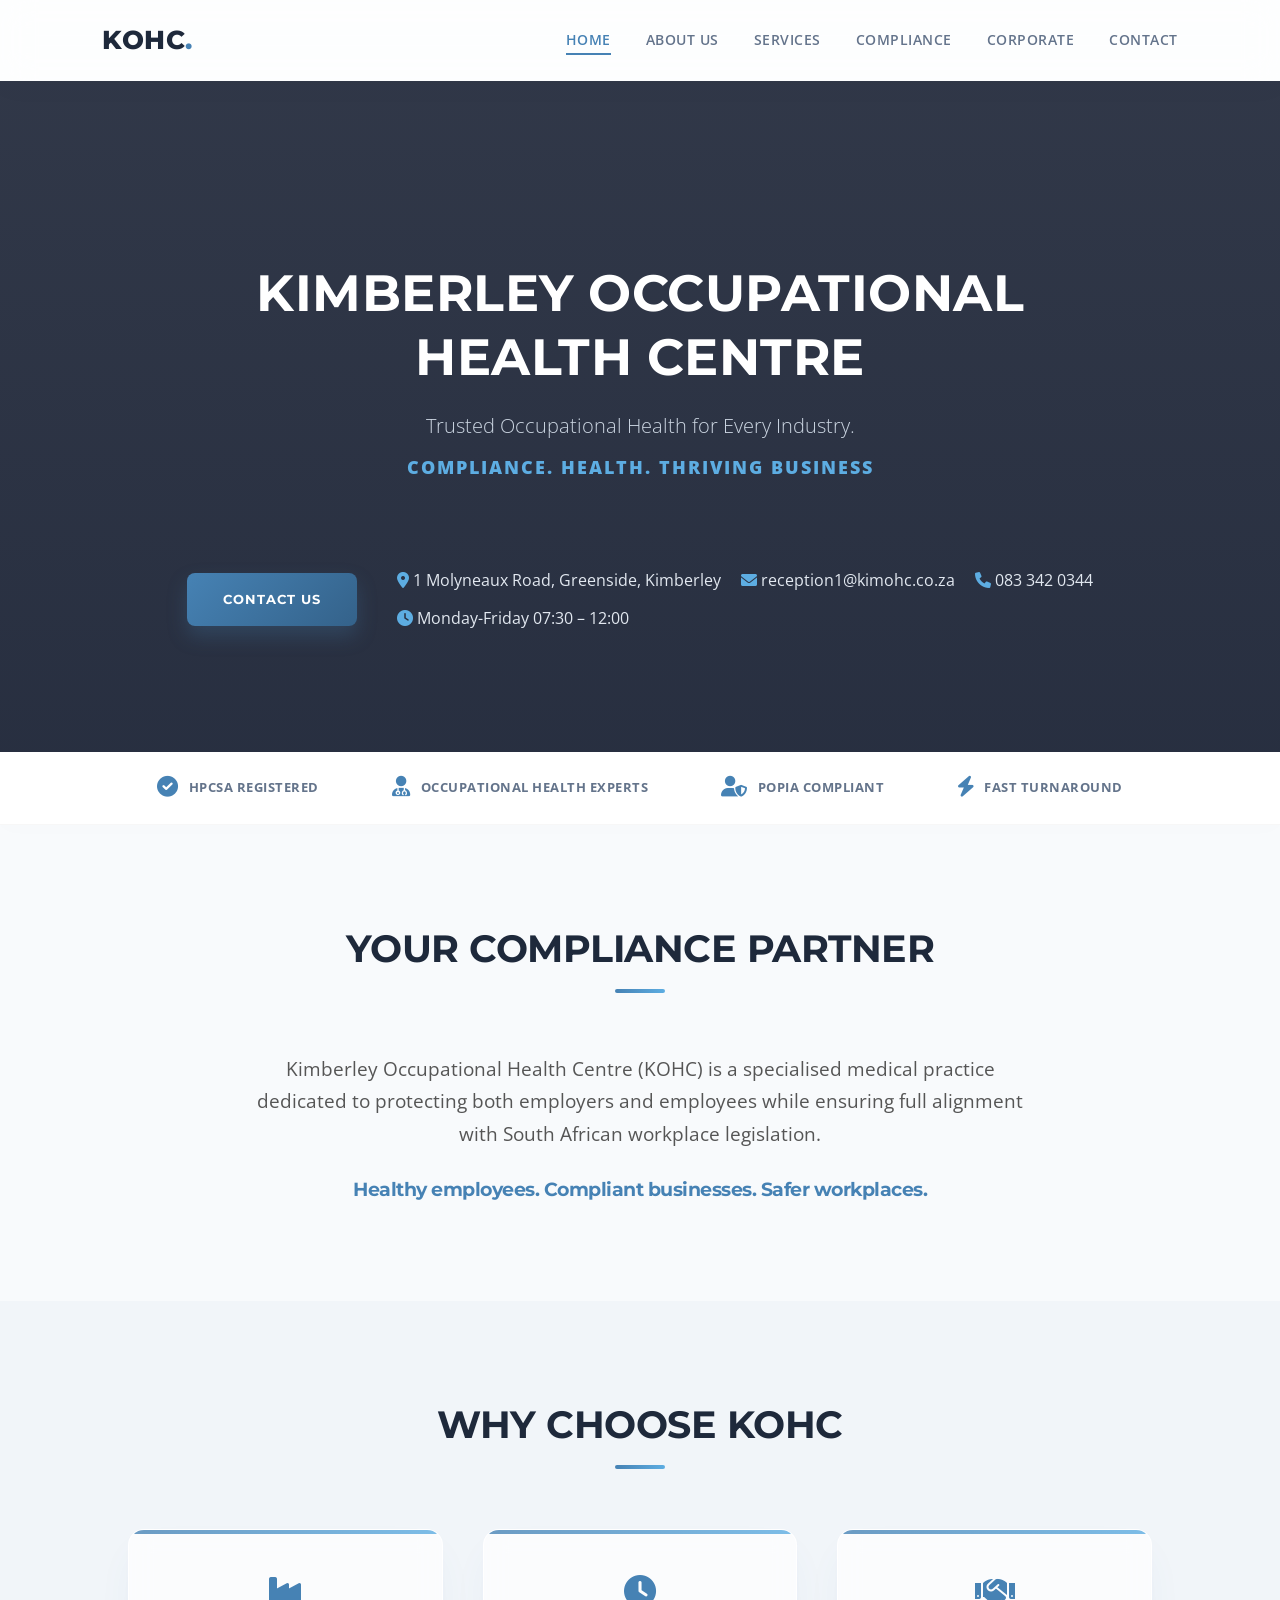
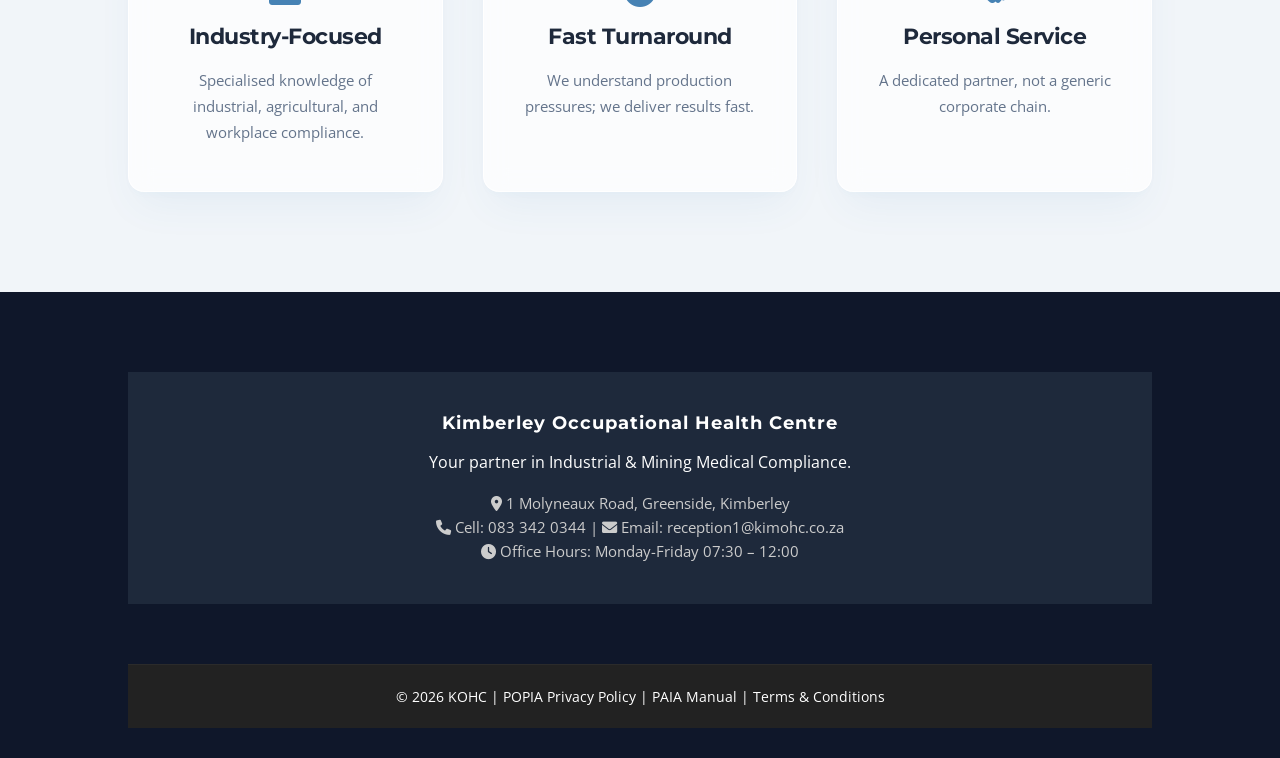
<file: index.html>
<!DOCTYPE html>
<html lang="en-ZA">
<head>
    <meta charset="UTF-8">
    <meta name="viewport" content="width=device-width, initial-scale=1.0">
    <meta name="description" content="Kimberley Occupational Health Centre (KOHC) offers trusted, legally compliant occupational health services, medical surveillance, and fitness certificates for industries in the Northern Cape.">
    <meta name="format-detection" content="telephone=no">
    <link rel="icon" type="image/png" href="images/favicon.png">
    <title>KOHC | Occupational Health Services Kimberley</title>
    <link rel="stylesheet" href="style.css">
    <link rel="stylesheet" href="https://cdnjs.cloudflare.com/ajax/libs/font-awesome/6.0.0/css/all.min.css">
</head>
<body>

    <nav>
        <div class="logo">KOHC<span>.</span></div>
        <ul>
            <li><a href="index.html" class="active">Home</a></li>
            <li><a href="about.html">About Us</a></li>
            <li><a href="services.html">Services</a></li>
            <li><a href="compliance.html">Compliance</a></li>
            <li><a href="corporate.html">Corporate</a></li>
            <li><a href="contact.html">Contact</a></li>
        </ul>
    </nav>

   <header class="hero" style="padding: 180px 10% 120px 10%; display: flex; flex-direction: column; justify-content: center; align-items: center; text-align: center; min-height: 550px; background: linear-gradient(rgba(15, 23, 42, 0.85), rgba(15, 23, 42, 0.9)), url('https://images.unsplash.com/photo-1532938911079-1b06ac7ceec7?auto=format&fit=crop&q=80&w=2070') no-repeat center center; background-size: cover; background-attachment: fixed;">
       <h1 style="color: white; font-size: 3.2rem; margin-bottom: 20px; text-transform: uppercase;">Kimberley Occupational Health Centre</h1>
       <p style="color: #cbd5e1; font-size: 1.25rem; margin-bottom: 10px;">Trusted Occupational Health for Every Industry.</p>
       <p style="font-size: 1.1rem; font-weight: 800; letter-spacing: 2px; color: var(--accent-blue); text-transform: uppercase;">COMPLIANCE. HEALTH. THRIVING BUSINESS</p>
       
       <div class="cta-group" style="margin-top: 40px; display: flex; align-items: center; justify-content: center; flex-wrap: wrap; gap: 40px; width: 100%;">
            <a href="contact.html" class="btn btn-primary">Contact Us</a>
            
            <div class="contact-info-wrapper" style="display: flex; flex-direction: column; gap: 10px; text-align: left; color: #e2e8f0;">
                <div style="display: flex; gap: 20px; flex-wrap: wrap; font-size: 1rem;">
                    <span><i class="fas fa-map-marker-alt" style="color: var(--accent-blue);"></i> 1 Molyneaux Road, Greenside, Kimberley</span>
                    <span><i class="fas fa-envelope" style="color: var(--accent-blue);"></i> reception1@kimohc.co.za</span>
                    <span><i class="fas fa-phone" style="color: var(--accent-blue);"></i> 083 342 0344</span>
                </div>
                <div style="font-size: 1rem;">
                    <span><i class="fas fa-clock" style="color: var(--accent-blue);"></i> Monday-Friday 07:30 – 12:00</span>
                </div>
            </div>
        </div>
    </header>


    <div class="trust-bar">
        <div class="trust-item"><i class="fas fa-check-circle"></i> HPCSA REGISTERED</div>
        <div class="trust-item"><i class="fas fa-user-md"></i> OCCUPATIONAL HEALTH EXPERTS</div>
        <div class="trust-item"><i class="fas fa-user-shield"></i> POPIA COMPLIANT</div>
        <div class="trust-item"><i class="fas fa-bolt"></i> FAST TURNAROUND</div>
    </div>

    <section id="intro" class="section-padding">
        <div class="section-title">
            <h2>Your Compliance Partner</h2>
        </div>
        <div style="max-width: 800px; margin: 0 auto; text-align: center;">
            <p style="font-size: 1.2rem; color: #555;">Kimberley Occupational Health Centre (KOHC) is a specialised medical practice dedicated to protecting both employers and employees while ensuring full alignment with South African workplace legislation.</p>
            <br>
            <h3 style="color: var(--steel-blue);">Healthy employees. Compliant businesses. Safer workplaces.</h3>
        </div>
    </section>

    <section id="why-choose" class="section-padding" style="background: var(--light-grey);">
        <div class="section-title">
            <h2>Why Choose KOHC</h2>
        </div>
        <div class="grid">
            <div class="card">
                <i class="fas fa-industry fa-2x" style="color: var(--steel-blue); margin-bottom: 15px;"></i>
                <h3>Industry-Focused</h3>
                <p>Specialised knowledge of industrial, agricultural, and workplace compliance.</p>
            </div>
            <div class="card">
                <i class="fas fa-clock fa-2x" style="color: var(--steel-blue); margin-bottom: 15px;"></i>
                <h3>Fast Turnaround</h3>
                <p>We understand production pressures; we deliver results fast.</p>
            </div>
            <div class="card">
                <i class="fas fa-handshake fa-2x" style="color: var(--steel-blue); margin-bottom: 15px;"></i>
                <h3>Personal Service</h3>
                <p>A dedicated partner, not a generic corporate chain.</p>
            </div>
        </div>
    </section>

    <footer>
        <div class="footer-grid" style="padding: 40px 10%; display: flex; flex-direction: column; align-items: center; background: var(--charcoal); color: white;">
            <h3>Kimberley Occupational Health Centre</h3>
            <p>Your partner in Industrial & Mining Medical Compliance.</p>
            <p style="margin-top: 15px; font-size: 0.95rem; line-height: 1.6; text-align: center; color: #ccc;">
                <i class="fas fa-map-marker-alt"></i> 1 Molyneaux Road, Greenside, Kimberley<br>
                <i class="fas fa-phone"></i> Cell: 083 342 0344 | <i class="fas fa-envelope"></i> Email: reception1@kimohc.co.za<br>
                <i class="fas fa-clock"></i> Office Hours: Monday-Friday 07:30 – 12:00
            </p>
        </div>
        <div class="footer-bottom" style="text-align: center; padding: 20px; background: #222; color: white;">
            <span>&copy; 2026 KOHC</span> | 
            <a href="popia.html" style="color: white; text-decoration: none;">POPIA Privacy Policy</a> | 
            <a href="paia.html" style="color: white; text-decoration: none;">PAIA Manual</a> | 
            <a href="terms.html" style="color: white; text-decoration: none;">Terms & Conditions</a>
        </div>
    </footer>

</body>
</html>
</file>
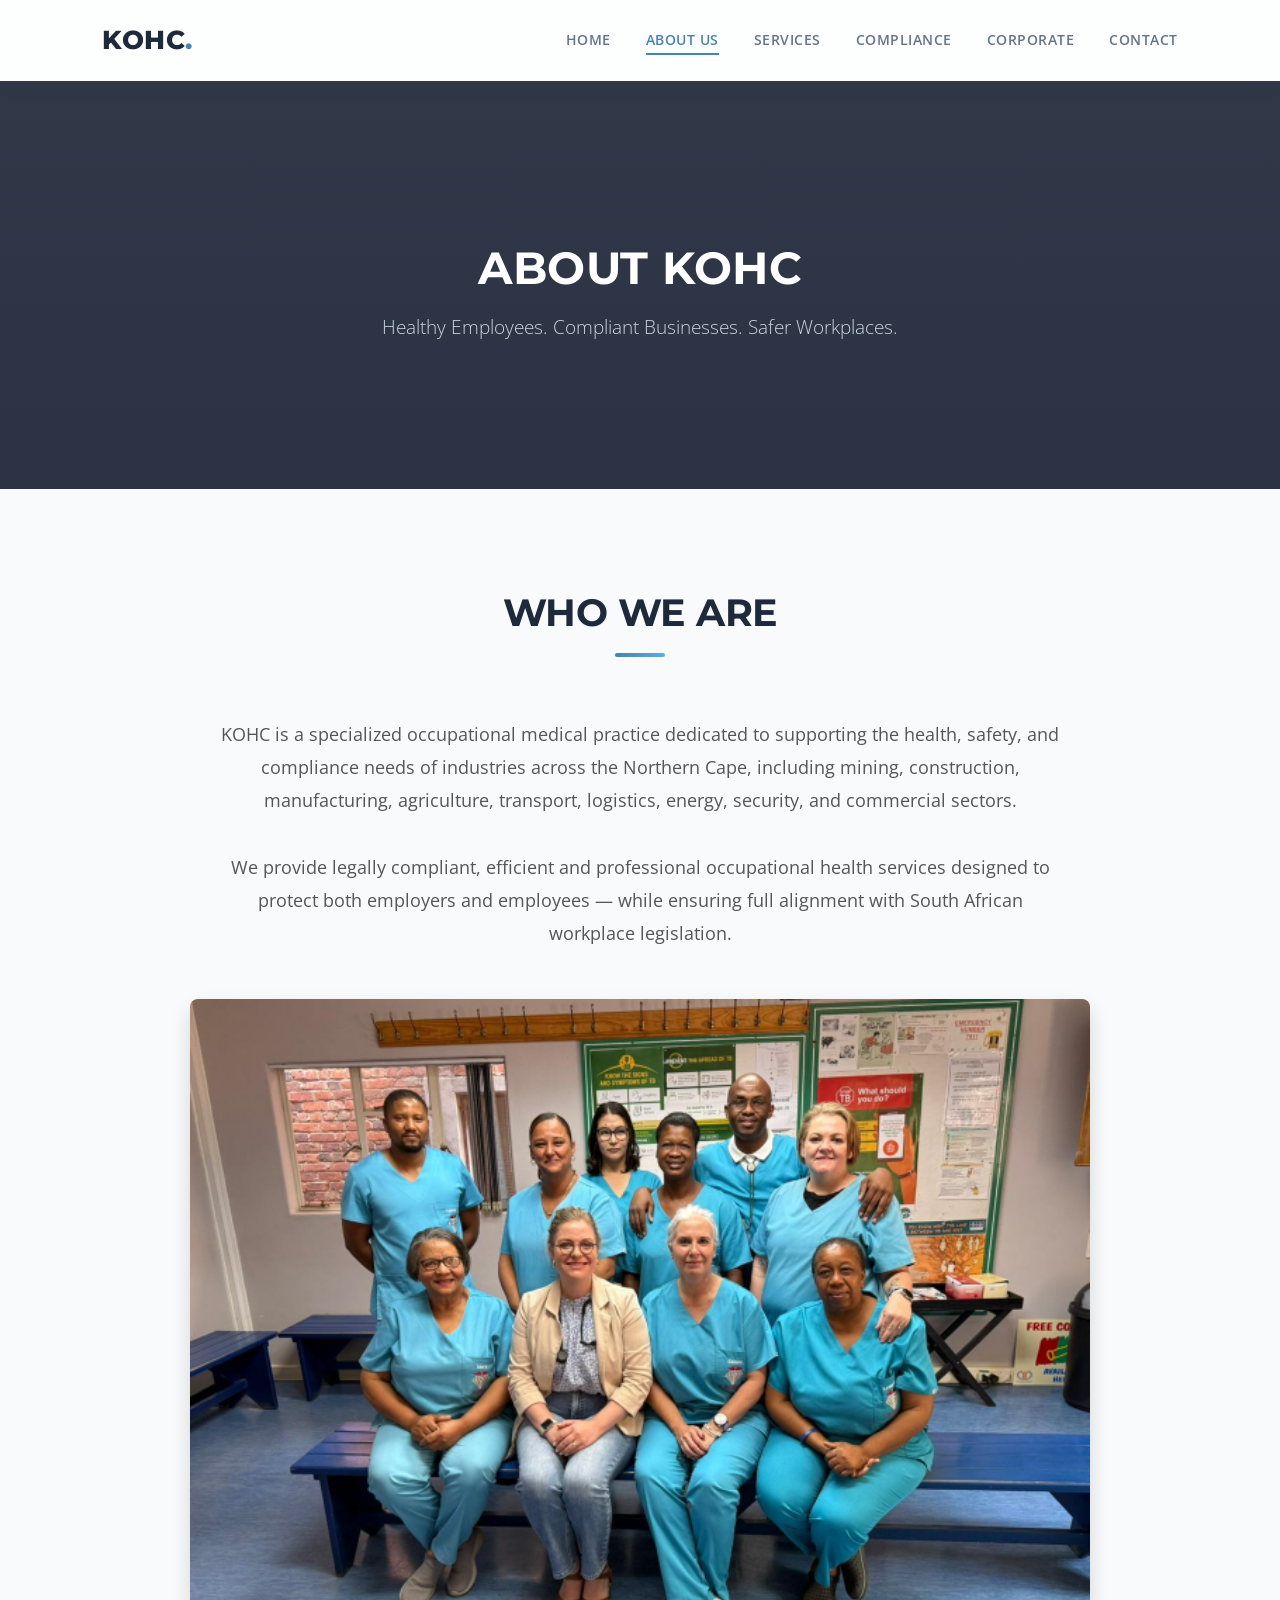
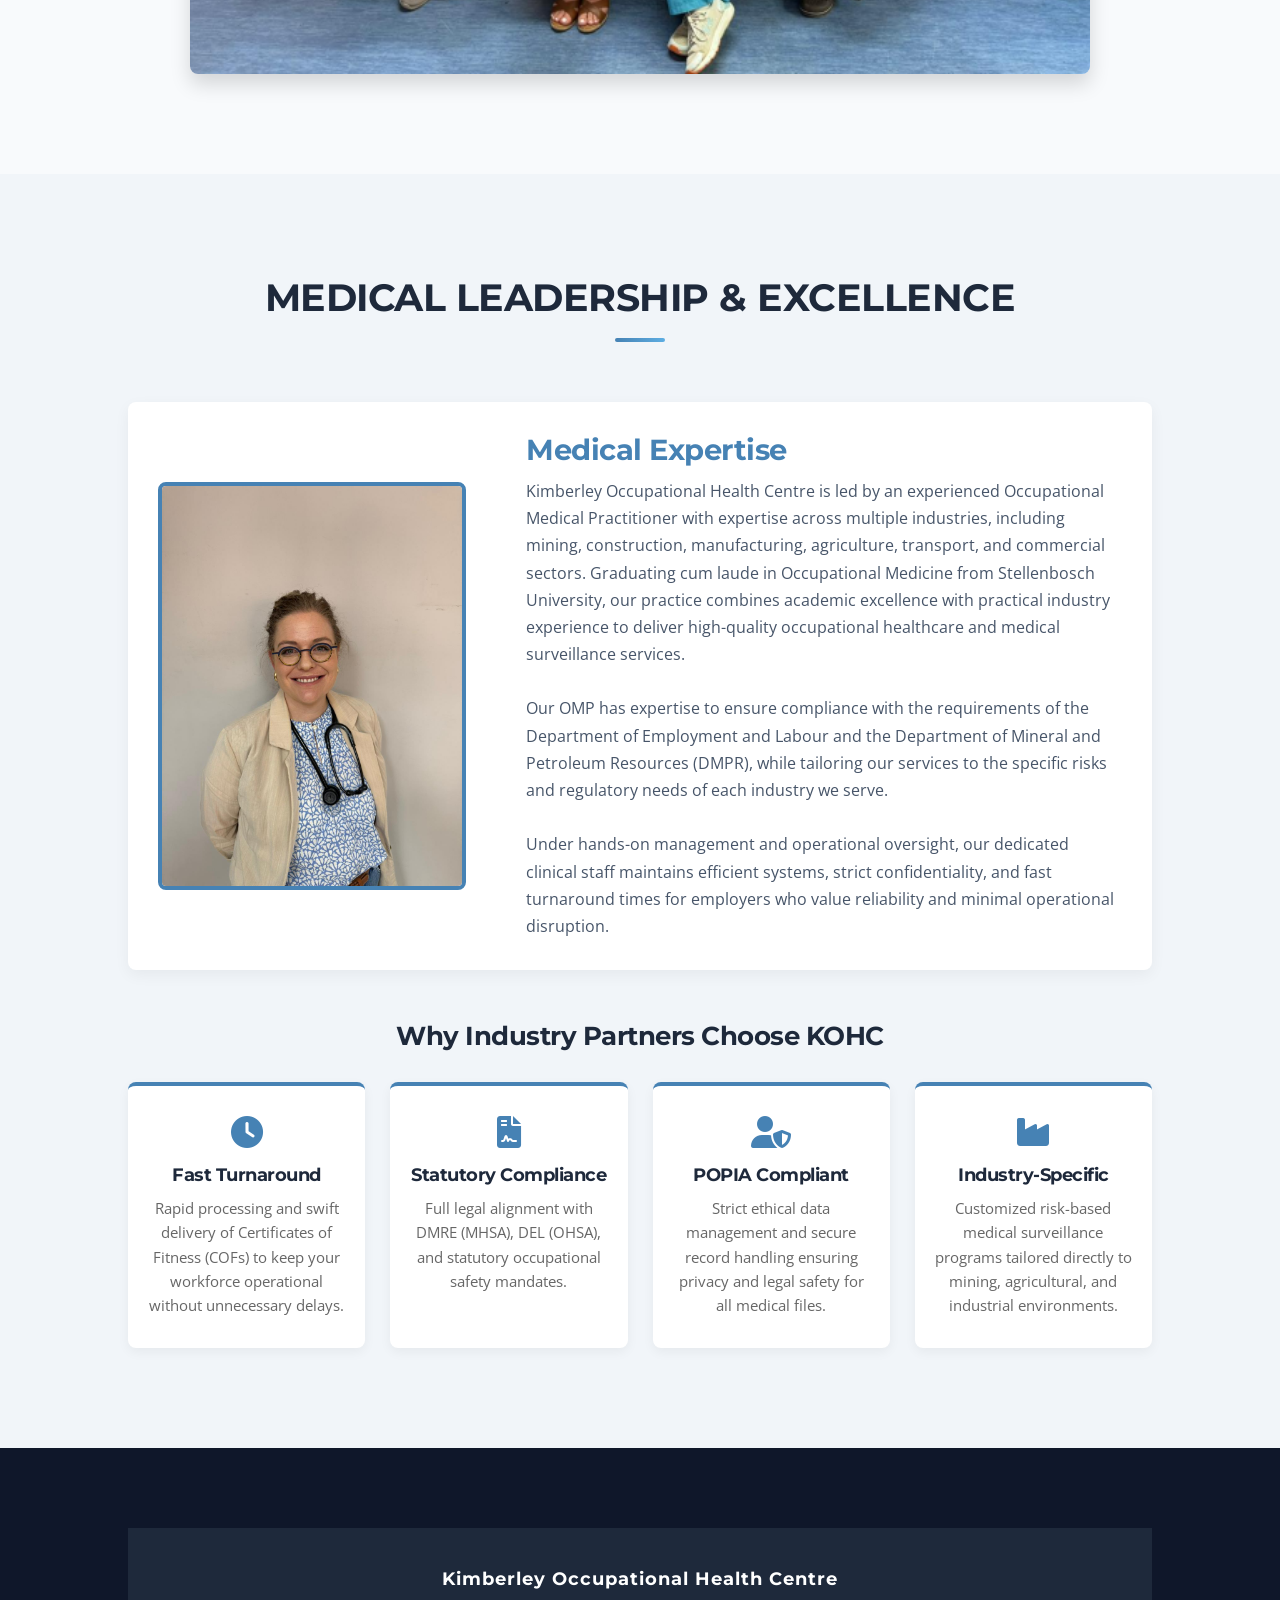
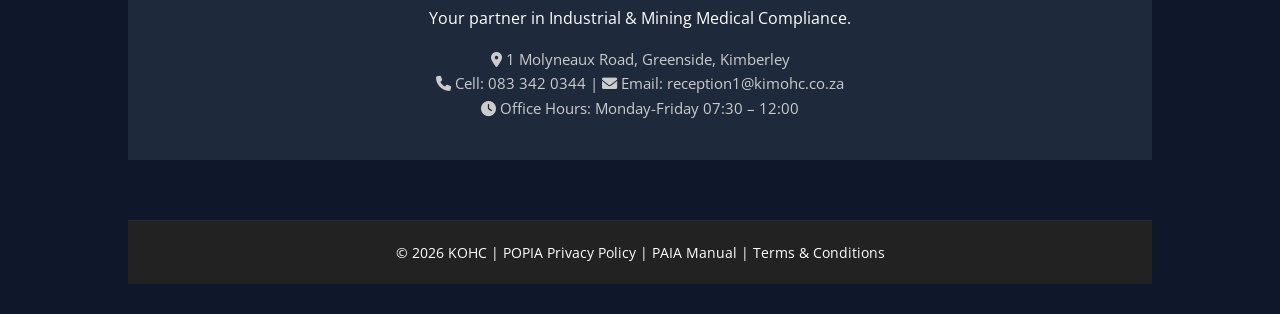
<file: about.html>
<!DOCTYPE html>
<html lang="en-ZA">
<head>
    <meta charset="UTF-8">
    <meta name="viewport" content="width=device-width, initial-scale=1.0">
    <meta name="description" content="Learn about KOHC's expert medical leadership and professional occupational healthcare services providing industry-focused compliance in Kimberley.">
    <meta name="format-detection" content="telephone=no">
    <link rel="icon" type="image/png" href="images/favicon.png">
    <title>About Us | KOHC Kimberley</title>
    <link rel="stylesheet" href="style.css">
    <link rel="stylesheet" href="https://cdnjs.cloudflare.com/ajax/libs/font-awesome/6.0.0/css/all.min.css">
</head>
<body>

    <nav>
        <div class="logo">KOHC<span>.</span></div>
        <ul>
            <li><a href="index.html">Home</a></li>
            <li><a href="about.html" class="active">About Us</a></li>
            <li><a href="services.html">Services</a></li>
            <li><a href="compliance.html">Compliance</a></li>
            <li><a href="corporate.html">Corporate</a></li>
            <li><a href="contact.html">Contact</a></li>
        </ul>
    </nav>
    
    <header class="hero" style="padding: 160px 10% 100px 10%; display: flex; flex-direction: column; justify-content: center; align-items: center; text-align: center; min-height: 400px; background: linear-gradient(rgba(15, 23, 42, 0.85), rgba(15, 23, 42, 0.9)), url('https://images.unsplash.com/photo-1581091226825-a6a2a5aee158?auto=format&fit=crop&q=80&w=2070') no-repeat center center; background-size: cover; background-attachment: fixed;">
        <h1 style="color: white; font-size: 2.8rem; margin-bottom: 15px;">About KOHC</h1>
        <p style="color: #cbd5e1; font-size: 1.2rem; max-width: 800px;">Healthy Employees. Compliant Businesses. Safer Workplaces.</p>
    </header>

    <section class="section-padding">
        <div class="section-title">
            <h2>Who We Are</h2>
        </div>
        <div style="max-width: 850px; margin: 0 auto; text-align: center; font-size: 1.15rem; color: #555; line-height: 1.8;">
            <p>KOHC is a specialized occupational medical practice dedicated to supporting the health, safety, and compliance needs of industries across the Northern Cape, including mining, construction, manufacturing, agriculture, transport, logistics, energy, security, and commercial sectors.</p>
            <br>
            <p>We provide legally compliant, efficient and professional occupational health services designed to protect both employers and employees — while ensuring full alignment with South African workplace legislation.</p>
        </div>

        <img src="images/Group_Photo_1.web.webp" alt="The KOHC Team" style="width: 100%; max-width: 900px; display: block; margin: 50px auto 0; border-radius: 8px; box-shadow: 0 10px 20px rgba(0,0,0,0.15);">
    </section>

    <section class="section-padding" style="background: var(--light-grey);">
        <div class="section-title">
            <h2>Medical Leadership & Excellence</h2>
        </div>
        
        <div class="grid" style="grid-template-columns: 1fr 2fr; align-items: center; background: white; padding: 30px; border-radius: 8px; box-shadow: 0 5px 15px rgba(0,0,0,0.05); margin-bottom: 50px;">
            <img src="images/Doctor.web.webp" alt="Occupational Medical Practitioner" style="width: 100%; border-radius: 8px; border: 4px solid var(--steel-blue);">
            
            <div style="padding-left: 20px; line-height: 1.7;">
                <h3 style="color: var(--steel-blue); font-size: 1.8rem; margin-bottom: 10px;">Medical Expertise</h3>
                <p>Kimberley Occupational Health Centre is led by an experienced Occupational Medical Practitioner with expertise across multiple industries, including mining, construction, manufacturing, agriculture, transport, and commercial sectors. Graduating cum laude in Occupational Medicine from Stellenbosch University, our practice combines academic excellence with practical industry experience to deliver high-quality occupational healthcare and medical surveillance services.</p>
                <br>
                <p>Our OMP has expertise to ensure compliance with the requirements of the Department of Employment and Labour and the Department of Mineral and Petroleum Resources (DMPR), while tailoring our services to the specific risks and regulatory needs of each industry we serve.</p>
                <br>
                <p>Under hands-on management and operational oversight, our dedicated clinical staff maintains efficient systems, strict confidentiality, and fast turnaround times for employers who value reliability and minimal operational disruption.</p>
            </div>
        </div>

        <!-- REPLACEMENT SECTION: Core Operational Pillars -->
        <h3 style="text-align: center; margin-bottom: 30px; color: var(--charcoal); font-size: 1.6rem;">Why Industry Partners Choose KOHC</h3>
        <div class="grid" style="grid-template-columns: repeat(auto-fit, minmax(220px, 1fr)); gap: 25px;">
            
            <div style="background: white; padding: 30px 20px; border-radius: 8px; text-align: center; box-shadow: 0 4px 12px rgba(0,0,0,0.05); border-top: 4px solid var(--steel-blue);">
                <i class="fas fa-clock fa-2x" style="color: var(--steel-blue); margin-bottom: 15px;"></i>
                <h4 style="color: var(--charcoal); margin-bottom: 10px; font-size: 1.15rem;">Fast Turnaround</h4>
                <p style="font-size: 0.95rem; color: #666; line-height: 1.6;">Rapid processing and swift delivery of Certificates of Fitness (COFs) to keep your workforce operational without unnecessary delays.</p>
            </div>

            <div style="background: white; padding: 30px 20px; border-radius: 8px; text-align: center; box-shadow: 0 4px 12px rgba(0,0,0,0.05); border-top: 4px solid var(--steel-blue);">
                <i class="fas fa-file-contract fa-2x" style="color: var(--steel-blue); margin-bottom: 15px;"></i>
                <h4 style="color: var(--charcoal); margin-bottom: 10px; font-size: 1.15rem;">Statutory Compliance</h4>
                <p style="font-size: 0.95rem; color: #666; line-height: 1.6;">Full legal alignment with DMRE (MHSA), DEL (OHSA), and statutory occupational safety mandates.</p>
            </div>

            <div style="background: white; padding: 30px 20px; border-radius: 8px; text-align: center; box-shadow: 0 4px 12px rgba(0,0,0,0.05); border-top: 4px solid var(--steel-blue);">
                <i class="fas fa-user-shield fa-2x" style="color: var(--steel-blue); margin-bottom: 15px;"></i>
                <h4 style="color: var(--charcoal); margin-bottom: 10px; font-size: 1.15rem;">POPIA Compliant</h4>
                <p style="font-size: 0.95rem; color: #666; line-height: 1.6;">Strict ethical data management and secure record handling ensuring privacy and legal safety for all medical files.</p>
            </div>

            <div style="background: white; padding: 30px 20px; border-radius: 8px; text-align: center; box-shadow: 0 4px 12px rgba(0,0,0,0.05); border-top: 4px solid var(--steel-blue);">
                <i class="fas fa-industry fa-2x" style="color: var(--steel-blue); margin-bottom: 15px;"></i>
                <h4 style="color: var(--charcoal); margin-bottom: 10px; font-size: 1.15rem;">Industry-Specific</h4>
                <p style="font-size: 0.95rem; color: #666; line-height: 1.6;">Customized risk-based medical surveillance programs tailored directly to mining, agricultural, and industrial environments.</p>
            </div>

        </div>
    </section>

    <footer>
        <div class="footer-grid" style="padding: 40px 10%; display: flex; flex-direction: column; align-items: center; background: var(--charcoal); color: white;">
            <h3>Kimberley Occupational Health Centre</h3>
            <p>Your partner in Industrial & Mining Medical Compliance.</p>
            <p style="margin-top: 15px; font-size: 0.95rem; line-height: 1.6; text-align: center; color: #ccc;">
                <i class="fas fa-map-marker-alt"></i> 1 Molyneaux Road, Greenside, Kimberley<br>
                <i class="fas fa-phone"></i> Cell: 083 342 0344 | <i class="fas fa-envelope"></i> Email: reception1@kimohc.co.za<br>
                <i class="fas fa-clock"></i> Office Hours: Monday-Friday 07:30 – 12:00
            </p>
        </div>
        <div class="footer-bottom" style="text-align: center; padding: 20px; background: #222; color: white;">
            <span>&copy; 2026 KOHC</span> | 
            <a href="popia.html" style="color: white; text-decoration: none;">POPIA Privacy Policy</a> | 
            <a href="paia.html" style="color: white; text-decoration: none;">PAIA Manual</a> | 
            <a href="terms.html" style="color: white; text-decoration: none;">Terms & Conditions</a>
        </div>
    </footer>

</body>
</html>
</file>
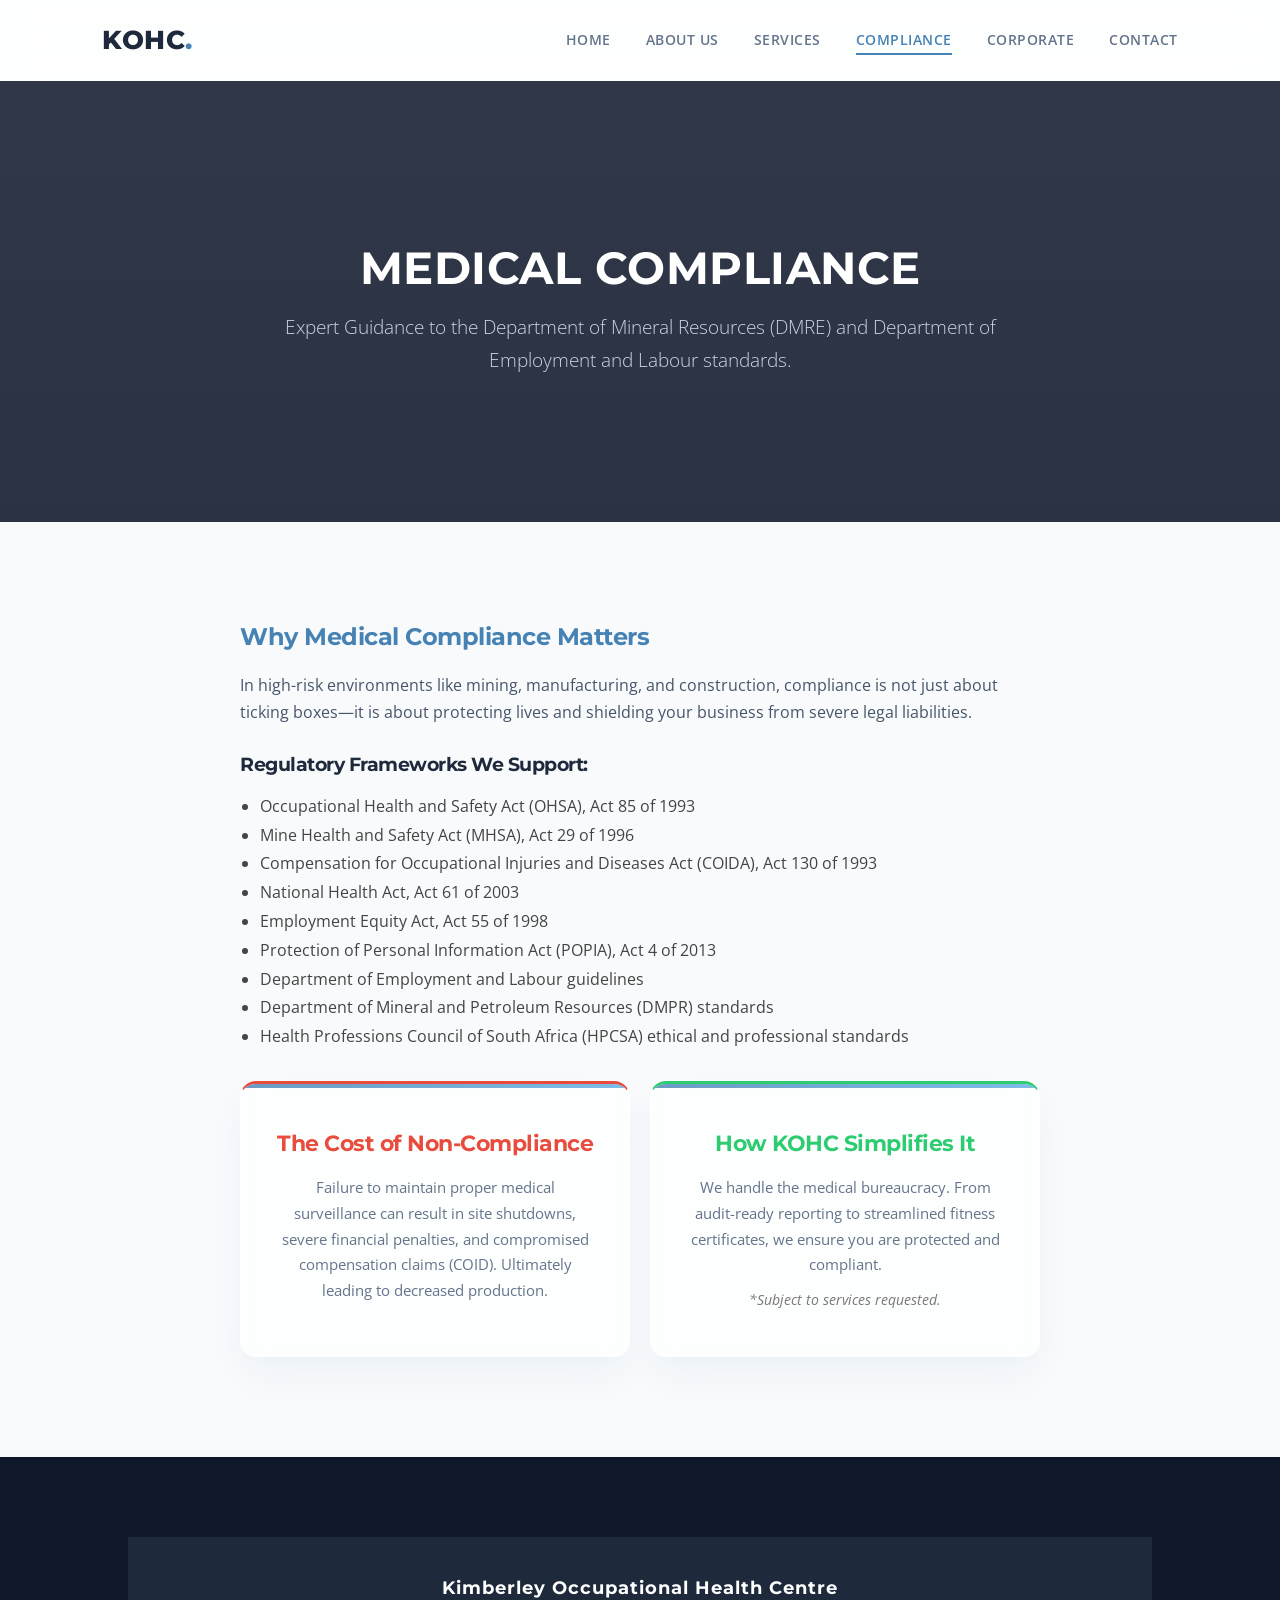
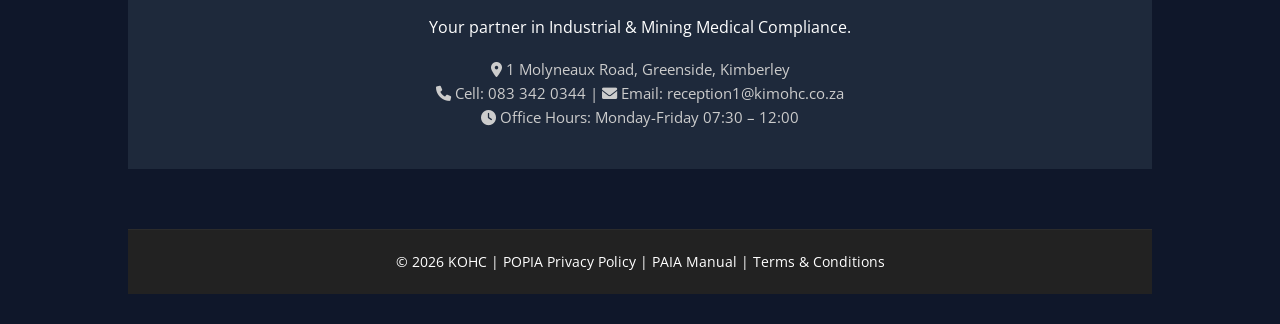
<file: compliance.html>
<!DOCTYPE html>
<html lang="en-ZA">
<head>
    <meta charset="UTF-8">
    <meta name="viewport" content="width=device-width, initial-scale=1.0">
    <meta name="description" content="Ensure your business meets DMRE and OHSA standards with KOHC's expert medical compliance, risk management, and surveillance programmes.">
    <meta name="format-detection" content="telephone=no">
    <link rel="icon" type="image/png" href="images/favicon.png">
    <title>HEALTH AND SAFETY COMPLIANCE | KOHC</title>
    <link rel="stylesheet" href="style.css">
    <link rel="stylesheet" href="https://cdnjs.cloudflare.com/ajax/libs/font-awesome/6.0.0/css/all.min.css">
</head>
<body>
    <nav>
        <div class="logo">KOHC<span>.</span></div>
        <ul>
            <li><a href="index.html">Home</a></li>
            <li><a href="about.html">About Us</a></li>
            <li><a href="services.html">Services</a></li>
            <li><a href="compliance.html" class="active">Compliance</a></li>
            <li><a href="corporate.html">Corporate</a></li>
            <li><a href="contact.html">Contact</a></li>
        </ul>
    </nav>

<header class="hero" style="padding: 160px 10% 100px 10%; display: flex; flex-direction: column; justify-content: center; align-items: center; text-align: center; min-height: 400px; background: linear-gradient(rgba(15, 23, 42, 0.85), rgba(15, 23, 42, 0.9)), url('https://images.unsplash.com/photo-1576091160550-2173dba999ef?auto=format&fit=crop&q=80&w=2070') no-repeat center center; background-size: cover; background-attachment: fixed;">
        <h1 style="color: white; font-size: 2.8rem; margin-bottom: 15px;">Medical Compliance</h1>
        <p style="color: #cbd5e1; font-size: 1.2rem; max-width: 800px;">Expert Guidance to the Department of Mineral Resources (DMRE) and Department of Employment and Labour standards.</p>
    </header>
    
    <section class="section-padding">
        <div style="max-width: 800px; margin: 0 auto;">
            <h2 style="color: var(--steel-blue); margin-bottom: 20px;">Why Medical Compliance Matters</h2>
            <p>In high-risk environments like mining, manufacturing, and construction, compliance is not just about ticking boxes—it is about protecting lives and shielding your business from severe legal liabilities.</p>
            <br>
            <h3>Regulatory Frameworks We Support:</h3>
            <ul style="margin-left: 20px; margin-top: 15px; margin-bottom: 30px; line-height: 1.8; color: #444;">
                <li>Occupational Health and Safety Act (OHSA), Act 85 of 1993</li>
                <li>Mine Health and Safety Act (MHSA), Act 29 of 1996</li>
                <li>Compensation for Occupational Injuries and Diseases Act (COIDA), Act 130 of 1993</li>
                <li>National Health Act, Act 61 of 2003</li>
                <li>Employment Equity Act, Act 55 of 1998</li>
                <li>Protection of Personal Information Act (POPIA), Act 4 of 2013</li>
                <li>Department of Employment and Labour guidelines</li>
                <li>Department of Mineral and Petroleum Resources (DMPR) standards</li>
                <li>Health Professions Council of South Africa (HPCSA) ethical and professional standards</li>
            </ul>

            <div class="grid" style="grid-template-columns: 1fr 1fr; gap: 20px;">
                <div class="card" style="border-top: 3px solid #e74c3c;">
                    <h3 style="color: #e74c3c;">The Cost of Non-Compliance</h3>
                    <p>Failure to maintain proper medical surveillance can result in site shutdowns, severe financial penalties, and compromised compensation claims (COID). Ultimately leading to decreased production.</p>
                </div>
                <div class="card" style="border-top: 3px solid #2ecc71;">
                    <h3 style="color: #2ecc71;">How KOHC Simplifies It</h3>
                    <p>We handle the medical bureaucracy. From audit-ready reporting to streamlined fitness certificates, we ensure you are protected and compliant.</p>
                    <p style="font-size: 0.85rem; color: #777; margin-top: 10px; font-style: italic;">*Subject to services requested.</p>
                </div>
            </div>
        </div>
    </section>

    <footer>
        <div class="footer-grid" style="padding: 40px 10%; display: flex; flex-direction: column; align-items: center; background: var(--charcoal); color: white;">
            <h3>Kimberley Occupational Health Centre</h3>
            <p>Your partner in Industrial & Mining Medical Compliance.</p>
            <p style="margin-top: 15px; font-size: 0.95rem; line-height: 1.6; text-align: center; color: #ccc;">
                <i class="fas fa-map-marker-alt"></i> 1 Molyneaux Road, Greenside, Kimberley<br>
                <i class="fas fa-phone"></i> Cell: 083 342 0344 | <i class="fas fa-envelope"></i> Email: reception1@kimohc.co.za<br>
                <i class="fas fa-clock"></i> Office Hours: Monday-Friday 07:30 – 12:00
            </p>
        </div>
        <div class="footer-bottom" style="text-align: center; padding: 20px; background: #222; color: white;">
            <span>&copy; 2026 KOHC</span> | 
            <a href="popia.html" style="color: white; text-decoration: none;">POPIA Privacy Policy</a> | 
            <a href="paia.html" style="color: white; text-decoration: none;">PAIA Manual</a> | 
            <a href="terms.html" style="color: white; text-decoration: none;">Terms & Conditions</a>
        </div>
    </footer>
</body>
</html>
</file>
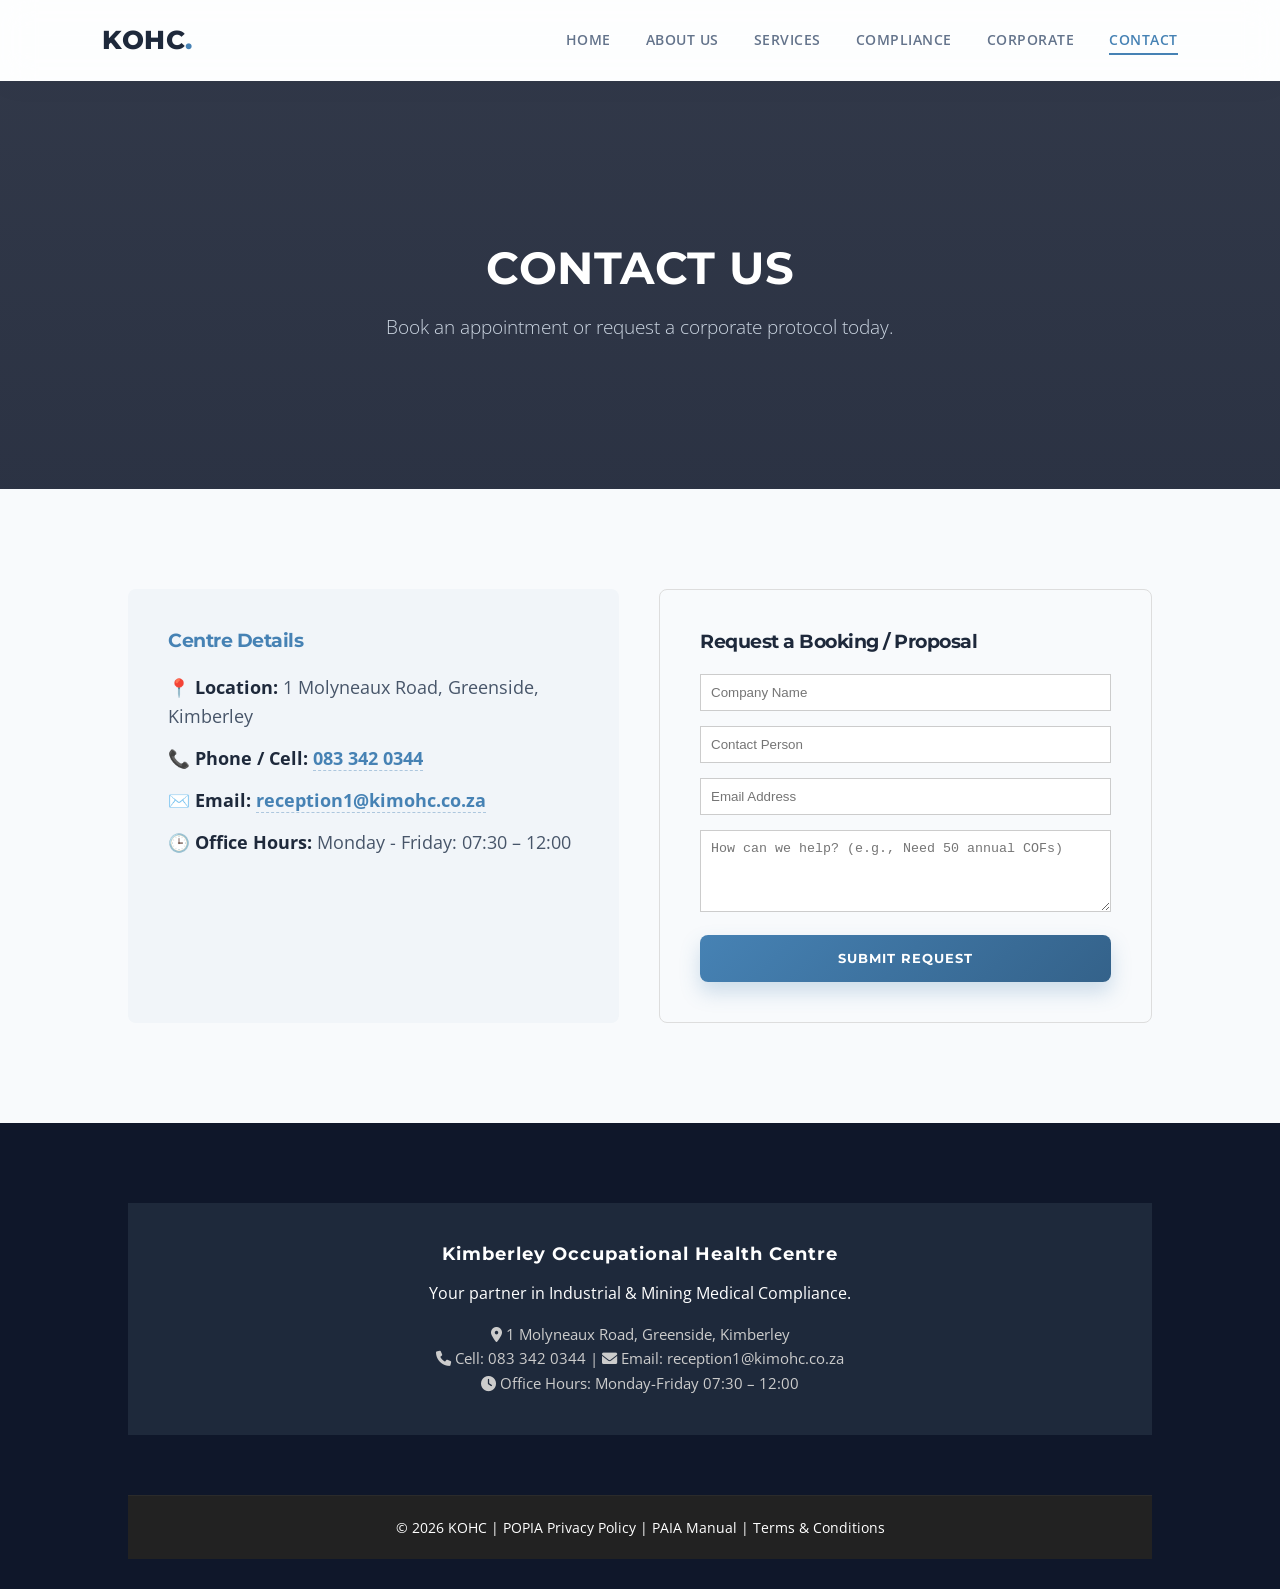
<file: contact.html>
<!DOCTYPE html>
<html lang="en-ZA">
<head>
    <meta charset="UTF-8">
    <meta name="viewport" content="width=device-width, initial-scale=1.0">
    <meta name="description" content="Contact Kimberley Occupational Health Centre to book an appointment or request a corporate proposal. Located at 1 Molyneaux Road, Greenside, Kimberley.">
    <meta name="format-detection" content="telephone=no">
    <link rel="icon" type="image/png" href="images/favicon.png">
    <title>Centre Details | KOHC</title>
    <link rel="stylesheet" href="style.css">
    <link rel="stylesheet" href="https://cdnjs.cloudflare.com/ajax/libs/font-awesome/6.0.0/css/all.min.css">
</head>
<body>
   <nav>
        <div class="logo">KOHC<span>.</span></div>
        <ul>
            <li><a href="index.html">Home</a></li>
            <li><a href="about.html">About Us</a></li>
            <li><a href="services.html">Services</a></li>
            <li><a href="compliance.html">Compliance</a></li>
            <li><a href="corporate.html">Corporate</a></li>
            <li><a href="contact.html" class="active">Contact</a></li>
        </ul>
    </nav>

 <header class="hero" style="padding: 160px 10% 100px 10%; display: flex; flex-direction: column; justify-content: center; align-items: center; text-align: center; min-height: 400px; background: linear-gradient(rgba(15, 23, 42, 0.85), rgba(15, 23, 42, 0.9)), url('https://images.unsplash.com/photo-1519494026892-80bbd2d6fd0d?auto=format&fit=crop&q=80&w=2070') no-repeat center center; background-size: cover; background-attachment: fixed;">
        <h1 style="color: white; font-size: 2.8rem; margin-bottom: 15px;">Contact Us</h1>
        <p style="color: #cbd5e1; font-size: 1.2rem; max-width: 800px;">Book an appointment or request a corporate protocol today.</p>
    </header>

    <section class="section-padding" style="display: flex; flex-wrap: wrap; gap: 40px; justify-content: center;">
        
        <div style="flex: 1; min-width: 300px; background: var(--light-grey); padding: 40px; border-radius: 8px;">
            <h3 style="color: var(--steel-blue); margin-bottom: 20px;">Centre Details</h3>
            <p style="margin-bottom: 12px; font-size: 1.1rem;"><strong style="color: var(--charcoal);">📍 Location:</strong> 1 Molyneaux Road, Greenside, Kimberley</p>
            <p style="margin-bottom: 12px; font-size: 1.1rem;"><strong style="color: var(--charcoal);">📞 Phone / Cell:</strong> <a href="tel:+27833420344" style="color: var(--steel-blue); text-decoration: none;">083 342 0344</a></p>
            <p style="margin-bottom: 12px; font-size: 1.1rem;"><strong style="color: var(--charcoal);">✉️ Email:</strong> <a href="mailto:reception1@kimohc.co.za" style="color: var(--steel-blue); text-decoration: none;">reception1@kimohc.co.za</a></p>
            <p style="margin-bottom: 12px; font-size: 1.1rem;"><strong style="color: var(--charcoal);">🕒 Office Hours:</strong> Monday - Friday: 07:30 – 12:00</p>
        </div>

        <div style="flex: 1; min-width: 300px; padding: 40px; border: 1px solid #ddd; border-radius: 8px;">
            <h3 style="margin-bottom: 20px;">Request a Booking / Proposal</h3>
            
            <!-- Updated Static Form using Web3Forms API -->
            <form action="https://api.web3forms.com/submit" method="POST">
                <!-- Public Access Key -->
                <input type="hidden" name="access_key" value="2fee4f2a-0653-4d3e-9a28-2d841b98ffa0">
                
                <!-- Email Subject -->
                <input type="hidden" name="subject" value="New Website Enquiry - KOHC">

                <!-- Redirect back to contact page with success status -->
                <input type="hidden" name="redirect" value="https://www.kimohc.co.za/contact.html?status=success">

                <input type="text" name="company" placeholder="Company Name" style="width: 100%; padding: 10px; margin-bottom: 15px; border: 1px solid #ccc;" required>
                
                <input type="text" name="contact_person" placeholder="Contact Person" style="width: 100%; padding: 10px; margin-bottom: 15px; border: 1px solid #ccc;" required>
                
                <input type="email" name="email" placeholder="Email Address" style="width: 100%; padding: 10px; margin-bottom: 15px; border: 1px solid #ccc;" required>
                
                <textarea name="message" placeholder="How can we help? (e.g., Need 50 annual COFs)" rows="4" style="width: 100%; padding: 10px; margin-bottom: 15px; border: 1px solid #ccc;" required></textarea>
                
                <button type="submit" class="btn btn-primary" style="width: 100%; border: none; cursor: pointer;">Submit Request</button>
            </form>
        </div>

    </section>

    <footer>
        <div class="footer-grid" style="padding: 40px 10%; display: flex; flex-direction: column; align-items: center; background: var(--charcoal); color: white;">
            <h3>Kimberley Occupational Health Centre</h3>
            <p>Your partner in Industrial & Mining Medical Compliance.</p>
            <p style="margin-top: 15px; font-size: 0.95rem; line-height: 1.6; text-align: center; color: #ccc;">
                <i class="fas fa-map-marker-alt"></i> 1 Molyneaux Road, Greenside, Kimberley<br>
                <i class="fas fa-phone"></i> Cell: 083 342 0344 | <i class="fas fa-envelope"></i> Email: reception1@kimohc.co.za<br>
                <i class="fas fa-clock"></i> Office Hours: Monday-Friday 07:30 – 12:00
            </p>
        </div>
        <div class="footer-bottom" style="text-align: center; padding: 20px; background: #222; color: white;">
            <span>&copy; 2026 KOHC</span> | 
            <a href="popia.html" style="color: white; text-decoration: none;">POPIA Privacy Policy</a> | 
            <a href="paia.html" style="color: white; text-decoration: none;">PAIA Manual</a> | 
            <a href="terms.html" style="color: white; text-decoration: none;">Terms & Conditions</a>
        </div>
    </footer>

    <!-- Form Submission Feedback Handler -->
    <script>
        // Parse the URL to look for the "status" parameter
        const urlParams = new URLSearchParams(window.location.search);
        const status = urlParams.get('status');
        
        if (status === 'success') {
            // Locate the form card container and swap out the HTML for a confirmation screen
            const formCard = document.querySelector('form').parentNode;
            formCard.innerHTML = `
                <div style="text-align: center; padding: 40px 20px;">
                    <i class="fas fa-check-circle fa-4x" style="color: #2ecc71; margin-bottom: 20px;"></i>
                    <h3 style="color: var(--charcoal); margin-bottom: 10px;">Thank You!</h3>
                    <p style="color: #475569; line-height: 1.7; font-size: 1rem;">Your message has been successfully received. The clinical team at KOHC will review your inquiry and get back to you shortly.</p>
                    <a href="index.html" class="btn btn-primary" style="display: inline-block; margin-top: 25px; text-decoration: none;">Return Home</a>
                </div>
            `;
        } else if (status === 'error') {
            // Inject an error message right above the form fields
            const form = document.querySelector('form');
            const errorBanner = document.createElement('div');
            errorBanner.style.cssText = "background: #fef2f2; color: #dc2626; padding: 15px; border-radius: 8px; margin-bottom: 20px; text-align: center; font-weight: 600; border: 1px solid #fca5a5; font-size: 0.95rem;";
            errorBanner.innerHTML = `<i class="fas fa-exclamation-circle" style="margin-right: 8px;"></i> Something went wrong. Please check your details and try again.`;
            form.parentNode.insertBefore(errorBanner, form);
        }
    </script>
</body>
</html>
</file>
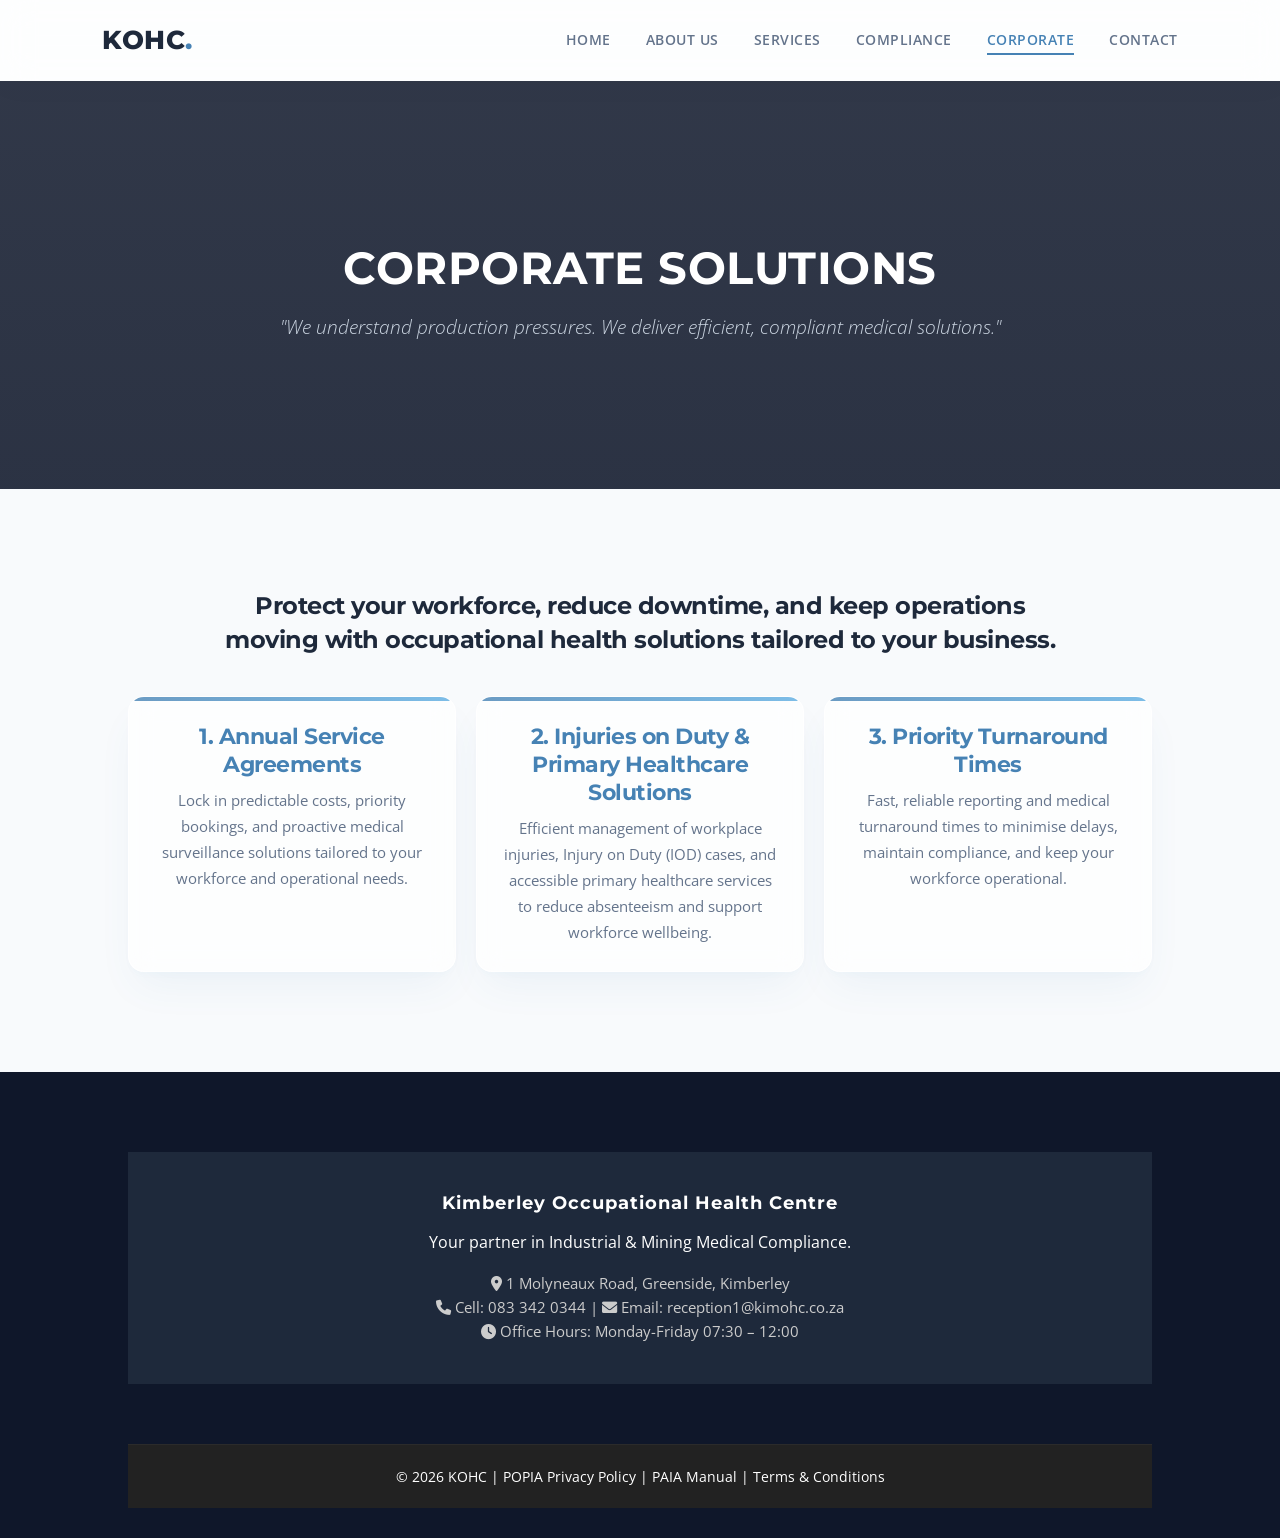
<file: corporate.html>
<!DOCTYPE html>
<html lang="en-ZA">
<head>
    <meta charset="UTF-8">
    <meta name="viewport" content="width=device-width, initial-scale=1.0">
    <meta name="description" content="KOHC provides tailored corporate occupational health solutions, annual service agreements, and priority IOD management to keep your workforce operational.">
    <meta name="format-detection" content="telephone=no">
    <link rel="icon" type="image/png" href="images/favicon.png">
    <title>Corporate Solutions | KOHC</title>
    <link rel="stylesheet" href="style.css">
    <link rel="stylesheet" href="https://cdnjs.cloudflare.com/ajax/libs/font-awesome/6.0.0/css/all.min.css">
</head>
<body>
    <nav>
        <div class="logo">KOHC<span>.</span></div>
        <ul>
            <li><a href="index.html">Home</a></li>
            <li><a href="about.html">About Us</a></li>
            <li><a href="services.html">Services</a></li>
            <li><a href="compliance.html">Compliance</a></li>
            <li><a href="corporate.html" class="active">Corporate</a></li>
            <li><a href="contact.html">Contact</a></li>
        </ul>
    </nav>

   <header class="hero" style="padding: 160px 10% 100px 10%; display: flex; flex-direction: column; justify-content: center; align-items: center; text-align: center; min-height: 400px; background: linear-gradient(rgba(15, 23, 42, 0.85), rgba(15, 23, 42, 0.9)), url('https://images.unsplash.com/photo-1551836022-d5d88e9218df?auto=format&fit=crop&q=80&w=2070') no-repeat center center; background-size: cover; background-attachment: fixed;">
        <h1 style="color: white; font-size: 2.8rem; margin-bottom: 15px;">Corporate Solutions</h1>
        <p style="color: #cbd5e1; font-size: 1.2rem; max-width: 800px; font-style: italic;">"We understand production pressures. We deliver efficient, compliant medical solutions."</p>
    </header>

    <section class="section-padding">
        <h2 style="text-align: center; margin-bottom: 40px; max-width: 850px; margin-left: auto; margin-right: auto; line-height: 1.4; color: var(--charcoal);">
            Protect your workforce, reduce downtime, and keep operations moving with occupational health solutions tailored to your business.
        </h2>
        <div class="grid" style="grid-template-columns: repeat(auto-fit, minmax(280px, 1fr)); gap: 20px;">
            <div class="card" style="padding: 25px;">
                <h3 style="color: var(--steel-blue); margin-bottom: 10px;">1. Annual Service Agreements</h3>
                <p>Lock in predictable costs, priority bookings, and proactive medical surveillance solutions tailored to your workforce and operational needs.</p>
            </div>
            <div class="card" style="padding: 25px;">
                <h3 style="color: var(--steel-blue); margin-bottom: 10px;">2. Injuries on Duty & Primary Healthcare Solutions</h3>
                <p>Efficient management of workplace injuries, Injury on Duty (IOD) cases, and accessible primary healthcare services to reduce absenteeism and support workforce wellbeing.</p>
            </div>
            <div class="card" style="padding: 25px;">
                <h3 style="color: var(--steel-blue); margin-bottom: 10px;">3. Priority Turnaround Times</h3>
                <p>Fast, reliable reporting and medical turnaround times to minimise delays, maintain compliance, and keep your workforce operational.</p>
            </div>
        </div>
    </section>

    <footer>
        <div class="footer-grid" style="padding: 40px 10%; display: flex; flex-direction: column; align-items: center; background: var(--charcoal); color: white;">
            <h3>Kimberley Occupational Health Centre</h3>
            <p>Your partner in Industrial & Mining Medical Compliance.</p>
            <p style="margin-top: 15px; font-size: 0.95rem; line-height: 1.6; text-align: center; color: #ccc;">
                <i class="fas fa-map-marker-alt"></i> 1 Molyneaux Road, Greenside, Kimberley<br>
                <i class="fas fa-phone"></i> Cell: 083 342 0344 | <i class="fas fa-envelope"></i> Email: reception1@kimohc.co.za<br>
                <i class="fas fa-clock"></i> Office Hours: Monday-Friday 07:30 – 12:00
            </p>
        </div>
        <div class="footer-bottom" style="text-align: center; padding: 20px; background: #222; color: white;">
            <span>&copy; 2026 KOHC</span> | 
            <a href="popia.html" style="color: white; text-decoration: none;">POPIA Privacy Policy</a> | 
            <a href="paia.html" style="color: white; text-decoration: none;">PAIA Manual</a> | 
            <a href="terms.html" style="color: white; text-decoration: none;">Terms & Conditions</a>
        </div>
    </footer>
</body>
</html>
</file>
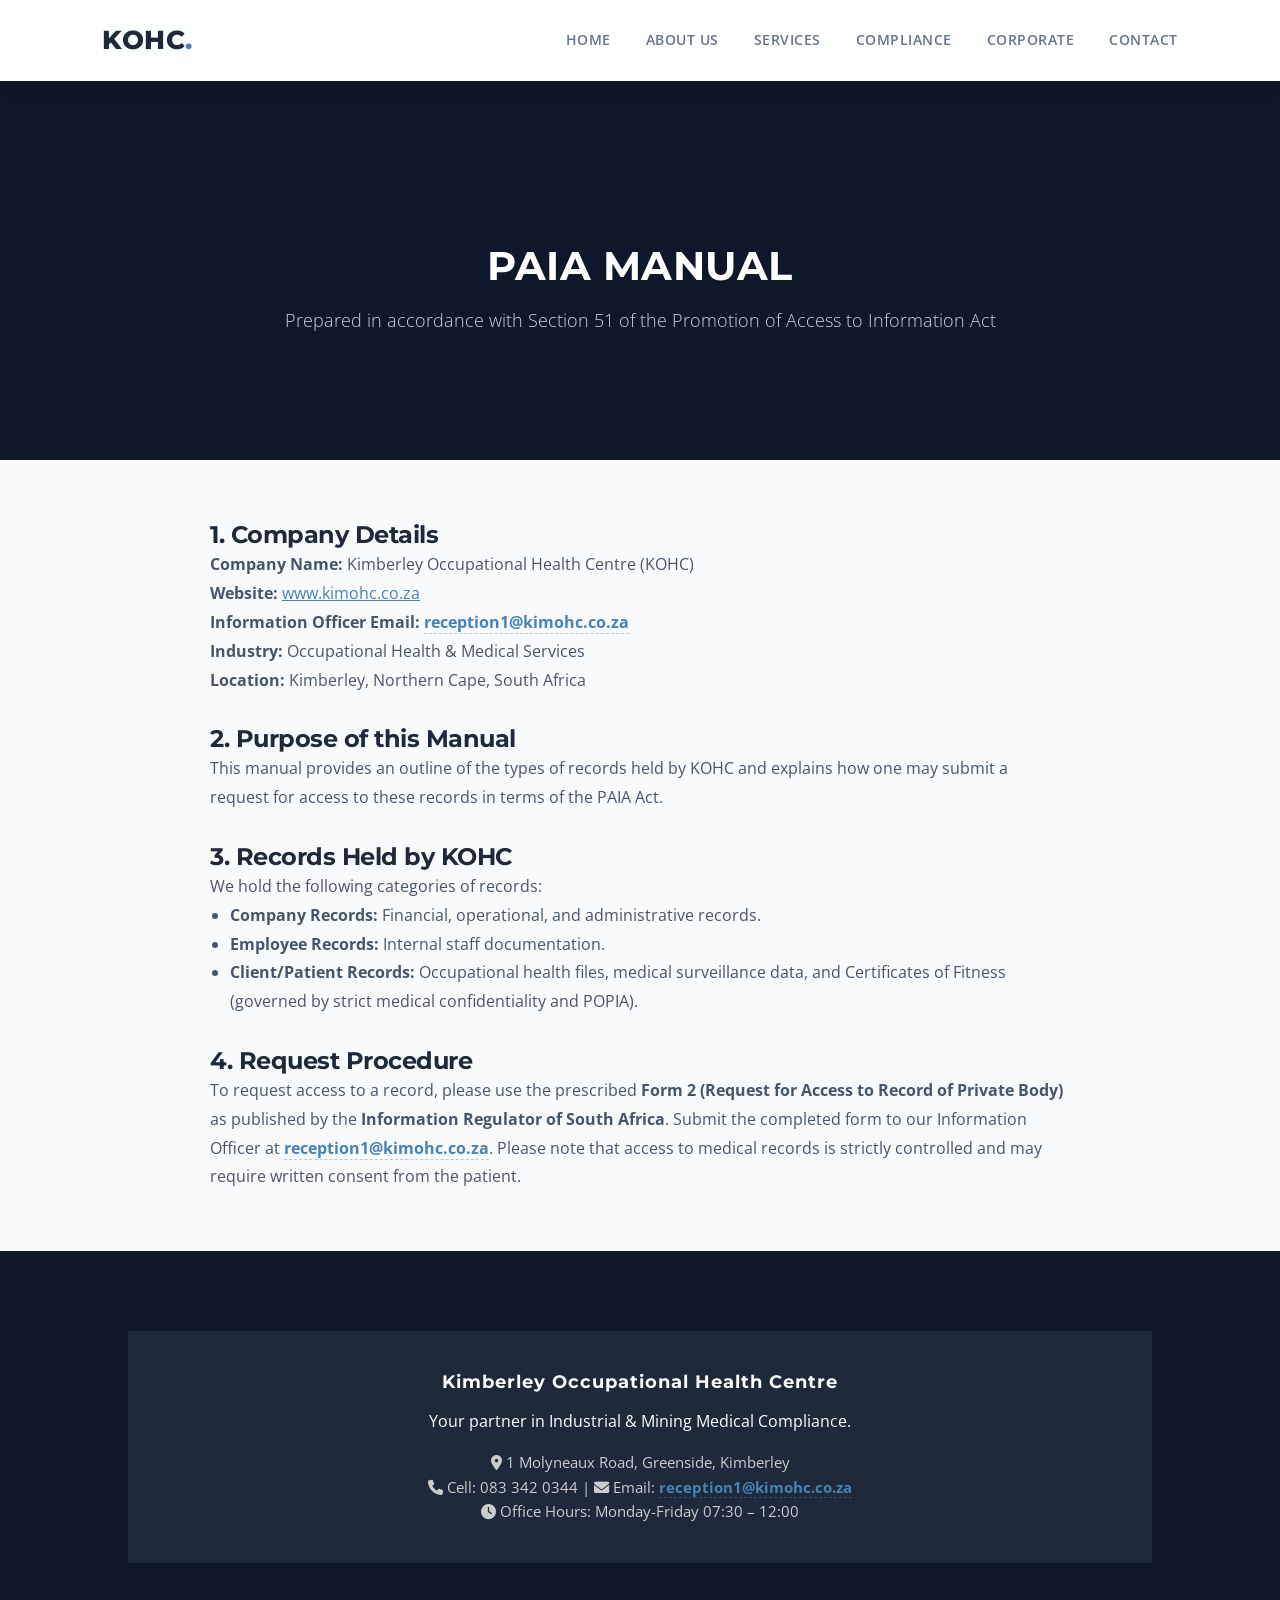
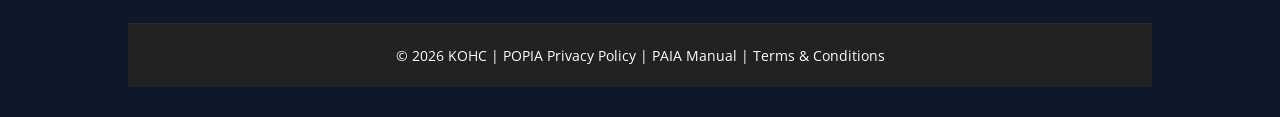
<file: paia.html>
<!DOCTYPE html>
<html lang="en-ZA">
<head>
    <meta charset="UTF-8">
    <meta name="viewport" content="width=device-width, initial-scale=1.0">
    <meta name="description" content="Access the PAIA Manual for Kimberley Occupational Health Centre (KOHC), prepared in accordance with Section 51 of the Promotion of Access to Information Act.">
    <meta name="format-detection" content="telephone=no">
    <link rel="icon" type="image/png" href="images/favicon.png">
    <title>PAIA Manual | KOHC</title>
    <link rel="stylesheet" href="style.css">
    <link rel="stylesheet" href="https://cdnjs.cloudflare.com/ajax/libs/font-awesome/6.0.0/css/all.min.css">
</head>
<body>
    <nav>
        <div class="logo">KOHC<span>.</span></div>
        <ul>
            <li><a href="index.html">Home</a></li>
            <li><a href="about.html">About Us</a></li>
            <li><a href="services.html">Services</a></li>
            <li><a href="compliance.html">Compliance</a></li>
            <li><a href="corporate.html">Corporate</a></li>
            <li><a href="contact.html">Contact</a></li>
        </ul>
    </nav>
    
    <header class="hero" style="padding: 160px 10% 80px 10%; display: flex; flex-direction: column; justify-content: center; align-items: center; text-align: center; background: var(--dark-bg); min-height: 350px;">
        <h1 style="color: white; font-size: 2.5rem; margin-bottom: 15px;">PAIA Manual</h1>
        <p style="color: #cbd5e1; font-size: 1.1rem; max-width: 800px;">Prepared in accordance with Section 51 of the Promotion of Access to Information Act</p>
    </header>

    <section class="section-padding" style="max-width: 900px; margin: 0 auto; padding: 60px 20px; line-height: 1.8;">
        <h2>1. Company Details</h2>
        <p><strong>Company Name:</strong> Kimberley Occupational Health Centre (KOHC)</p>
        <p><strong>Website:</strong> <a href="https://www.kimohc.co.za" style="color: var(--steel-blue);">www.kimohc.co.za</a></p>
        <p><strong>Information Officer Email:</strong> <a href="mailto:reception1@kimohc.co.za" style="color: var(--steel-blue);">reception1@kimohc.co.za</a></p>
        <p><strong>Industry:</strong> Occupational Health & Medical Services</p>
        <p><strong>Location:</strong> Kimberley, Northern Cape, South Africa</p>

        <h2 style="margin-top: 30px;">2. Purpose of this Manual</h2>
        <p>This manual provides an outline of the types of records held by KOHC and explains how one may submit a request for access to these records in terms of the PAIA Act.</p>

        <h2 style="margin-top: 30px;">3. Records Held by KOHC</h2>
        <p>We hold the following categories of records:</p>
        <ul style="margin-left: 20px; margin-bottom: 20px;">
            <li><strong>Company Records:</strong> Financial, operational, and administrative records.</li>
            <li><strong>Employee Records:</strong> Internal staff documentation.</li>
            <li><strong>Client/Patient Records:</strong> Occupational health files, medical surveillance data, and Certificates of Fitness (governed by strict medical confidentiality and POPIA).</li>
        </ul>

        <h2 style="margin-top: 30px;">4. Request Procedure</h2>
        <p>To request access to a record, please use the prescribed <strong>Form 2 (Request for Access to Record of Private Body)</strong> as published by the <strong>Information Regulator of South Africa</strong>. Submit the completed form to our Information Officer at <a href="mailto:reception1@kimohc.co.za" style="color: var(--steel-blue);">reception1@kimohc.co.za</a>. Please note that access to medical records is strictly controlled and may require written consent from the patient.</p>
    </section>

    <footer>
        <div class="footer-grid" style="padding: 40px 10%; display: flex; flex-direction: column; align-items: center; background: var(--charcoal); color: white;">
            <h3>Kimberley Occupational Health Centre</h3>
            <p>Your partner in Industrial & Mining Medical Compliance.</p>
            <p style="margin-top: 15px; font-size: 0.95rem; line-height: 1.6; text-align: center; color: #ccc;">
                <i class="fas fa-map-marker-alt"></i> 1 Molyneaux Road, Greenside, Kimberley<br>
                <i class="fas fa-phone"></i> Cell: 083 342 0344 | <i class="fas fa-envelope"></i> Email: <a href="mailto:reception1@kimohc.co.za" style="color: #ccc; text-decoration: none;">reception1@kimohc.co.za</a><br>
                <i class="fas fa-clock"></i> Office Hours: Monday-Friday 07:30 – 12:00
            </p>
        </div>
        <div class="footer-bottom" style="text-align: center; padding: 20px; background: #222; color: white;">
            <span>&copy; 2026 KOHC</span> | 
            <a href="popia.html" style="color: white; text-decoration: none;">POPIA Privacy Policy</a> | 
            <a href="paia.html" style="color: white; text-decoration: none;">PAIA Manual</a> | 
            <a href="terms.html" style="color: white; text-decoration: none;">Terms & Conditions</a>
        </div>
    </footer>
</body>
</html>
</file>
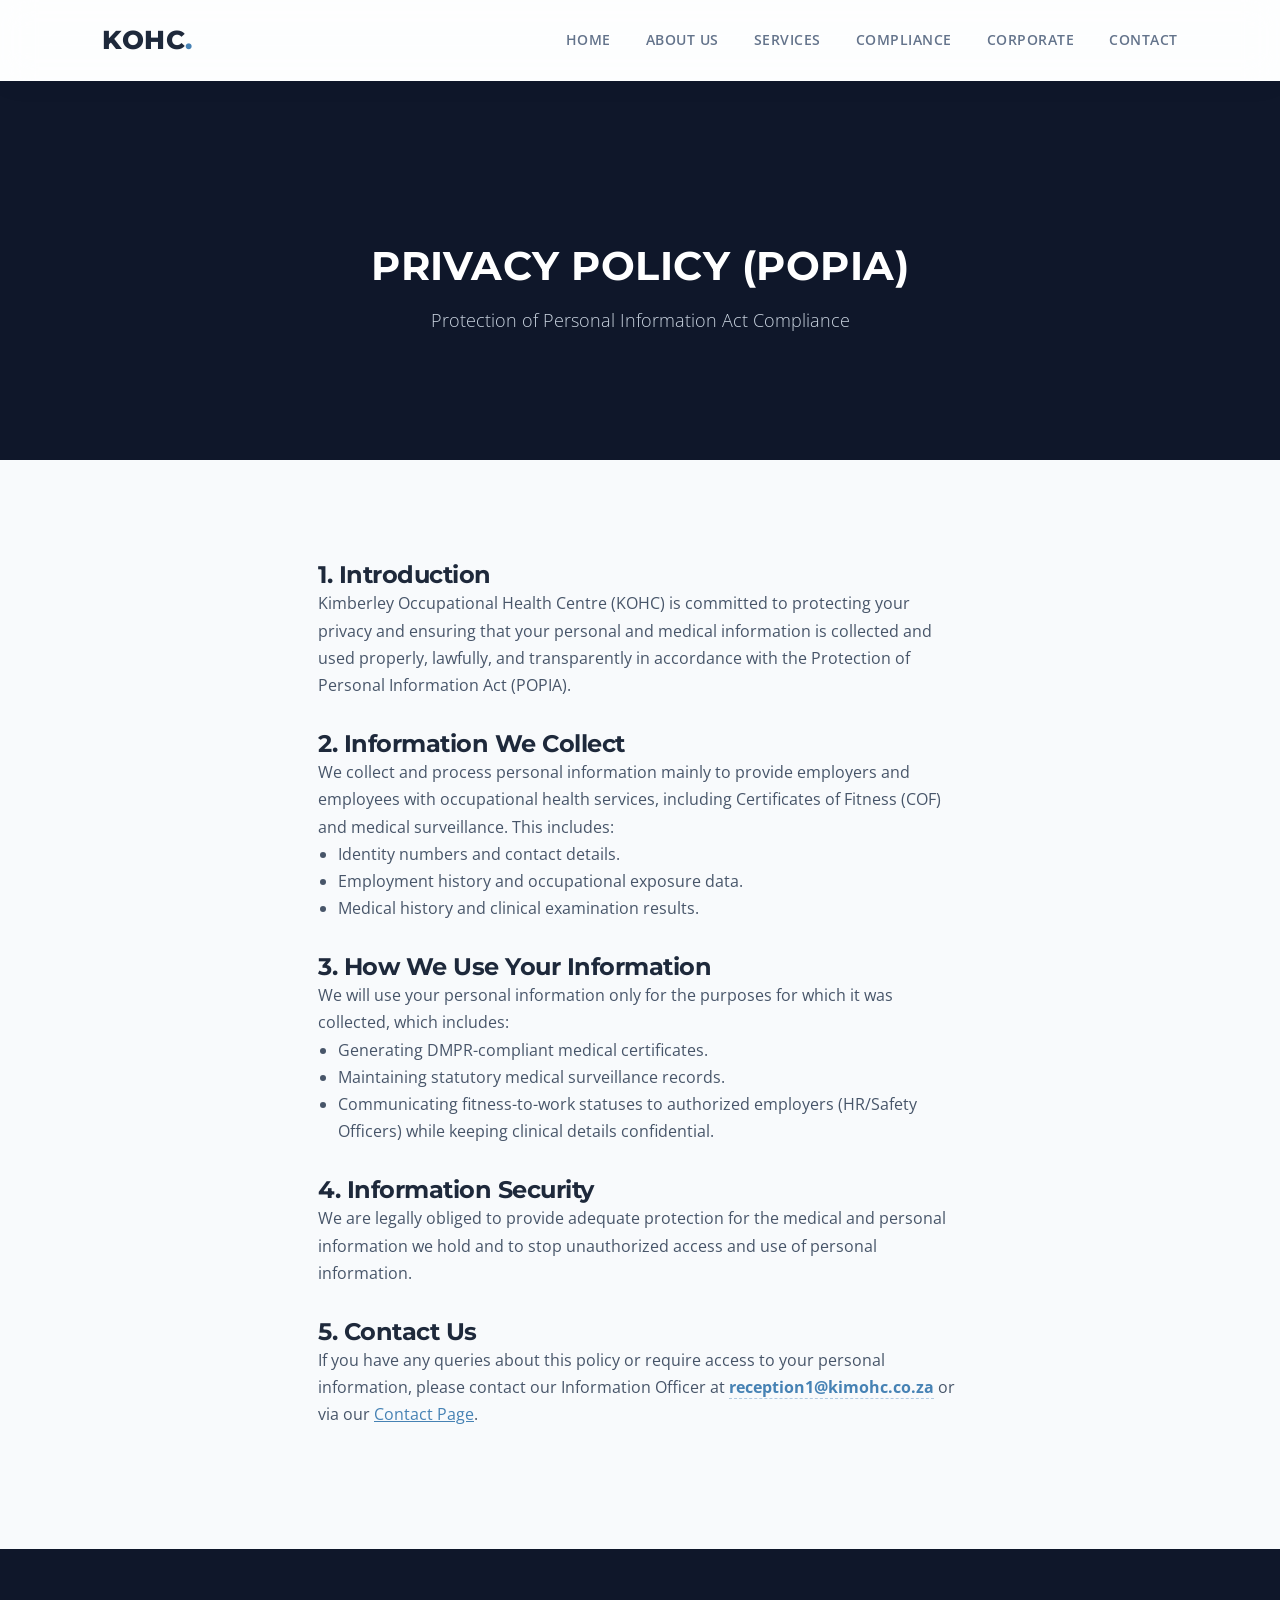
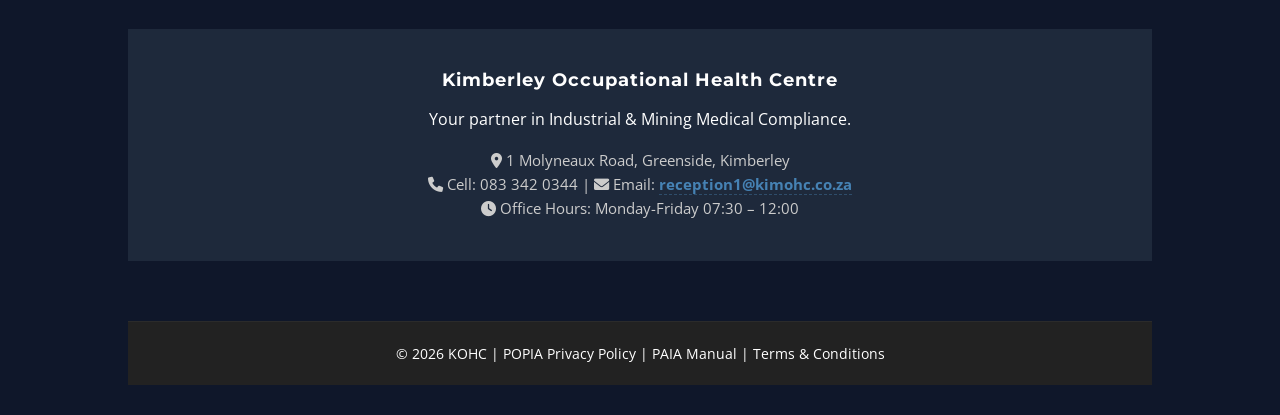
<file: popia.html>
<!DOCTYPE html>
<html lang="en-ZA">
<head>
    <meta charset="UTF-8">
    <meta name="viewport" content="width=device-width, initial-scale=1.0">
    <meta name="description" content="Read the POPIA Privacy Policy for Kimberley Occupational Health Centre (KOHC) to understand how we protect and secure your personal and clinical medical records.">
    <meta name="format-detection" content="telephone=no">
    <link rel="icon" type="image/png" href="images/favicon.png">
    <title>POPIA Privacy Policy | KOHC</title>
    <link rel="stylesheet" href="style.css">
    <link rel="stylesheet" href="https://cdnjs.cloudflare.com/ajax/libs/font-awesome/6.0.0/css/all.min.css">
</head>
<body>
   <nav>
        <div class="logo">KOHC<span>.</span></div>
        <ul>
            <li><a href="index.html">Home</a></li>
            <li><a href="about.html">About Us</a></li>
            <li><a href="services.html">Services</a></li>
            <li><a href="compliance.html">Compliance</a></li>
            <li><a href="corporate.html">Corporate</a></li>
            <li><a href="contact.html">Contact</a></li>
        </ul>
    </nav>

  <header class="hero" style="padding: 160px 10% 80px 10%; display: flex; flex-direction: column; justify-content: center; align-items: center; text-align: center; background: var(--dark-bg); min-height: 350px;">
        <h1 style="color: white; font-size: 2.5rem; margin-bottom: 15px;">Privacy Policy (POPIA)</h1>
        <p style="color: #cbd5e1; font-size: 1.1rem; max-width: 800px;">Protection of Personal Information Act Compliance</p>
    </header>

    <section class="section-padding" style="max-width: 900px; margin: 0 auto;">
        <h2>1. Introduction</h2>
        <p>Kimberley Occupational Health Centre (KOHC) is committed to protecting your privacy and ensuring that your personal and medical information is collected and used properly, lawfully, and transparently in accordance with the Protection of Personal Information Act (POPIA).</p>

        <h2 style="margin-top: 30px;">2. Information We Collect</h2>
        <p>We collect and process personal information mainly to provide employers and employees with occupational health services, including Certificates of Fitness (COF) and medical surveillance. This includes:</p>
        <ul style="margin-left: 20px; margin-bottom: 20px;">
            <li>Identity numbers and contact details.</li>
            <li>Employment history and occupational exposure data.</li>
            <li>Medical history and clinical examination results.</li>
        </ul>

        <h2 style="margin-top: 30px;">3. How We Use Your Information</h2>
        <p>We will use your personal information only for the purposes for which it was collected, which includes:</p>
        <ul style="margin-left: 20px; margin-bottom: 20px;">
            <li>Generating DMPR-compliant medical certificates.</li>
            <li>Maintaining statutory medical surveillance records.</li>
            <li>Communicating fitness-to-work statuses to authorized employers (HR/Safety Officers) while keeping clinical details confidential.</li>
        </ul>

        <h2 style="margin-top: 30px;">4. Information Security</h2>
        <p>We are legally obliged to provide adequate protection for the medical and personal information we hold and to stop unauthorized access and use of personal information.</p>

        <h2 style="margin-top: 30px;">5. Contact Us</h2>
        <p style="margin-bottom: 20px;">If you have any queries about this policy or require access to your personal information, please contact our Information Officer at <a href="mailto:reception1@kimohc.co.za" style="color: var(--steel-blue);">reception1@kimohc.co.za</a> or via our <a href="contact.html" style="color: var(--steel-blue);">Contact Page</a>.</p>
    </section>

    <footer>
        <div class="footer-grid" style="padding: 40px 10%; display: flex; flex-direction: column; align-items: center; background: var(--charcoal); color: white;">
            <h3>Kimberley Occupational Health Centre</h3>
            <p>Your partner in Industrial & Mining Medical Compliance.</p>
            <p style="margin-top: 15px; font-size: 0.95rem; line-height: 1.6; text-align: center; color: #ccc;">
                <i class="fas fa-map-marker-alt"></i> 1 Molyneaux Road, Greenside, Kimberley<br>
                <i class="fas fa-phone"></i> Cell: 083 342 0344 | <i class="fas fa-envelope"></i> Email: <a href="mailto:reception1@kimohc.co.za" style="color: #ccc; text-decoration: none;">reception1@kimohc.co.za</a><br>
                <i class="fas fa-clock"></i> Office Hours: Monday-Friday 07:30 – 12:00
            </p>
        </div>
        <div class="footer-bottom" style="text-align: center; padding: 20px; background: #222; color: white;">
            <span>&copy; 2026 KOHC</span> | 
            <a href="popia.html" style="color: white; text-decoration: none;">POPIA Privacy Policy</a> | 
            <a href="paia.html" style="color: white; text-decoration: none;">PAIA Manual</a> | 
            <a href="terms.html" style="color: white; text-decoration: none;">Terms & Conditions</a>
        </div>
    </footer>
</body>
</html>
</file>
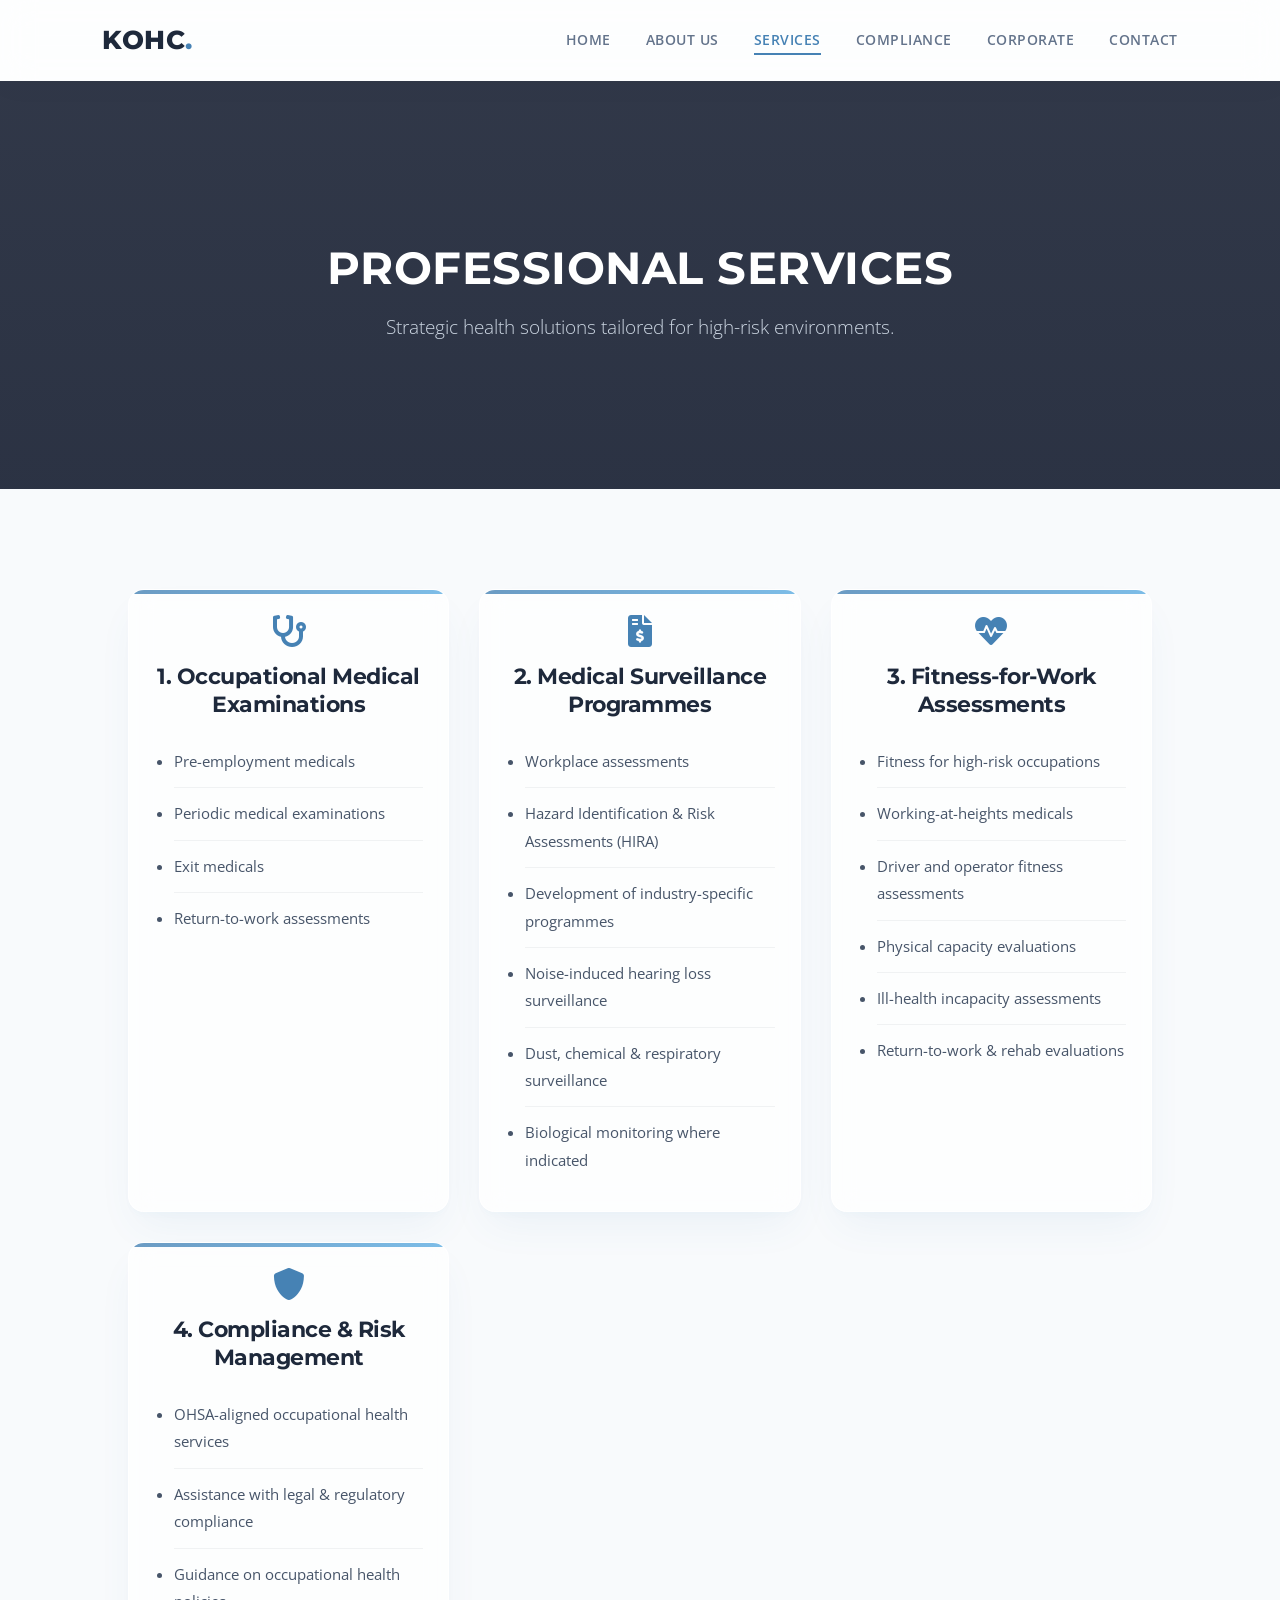
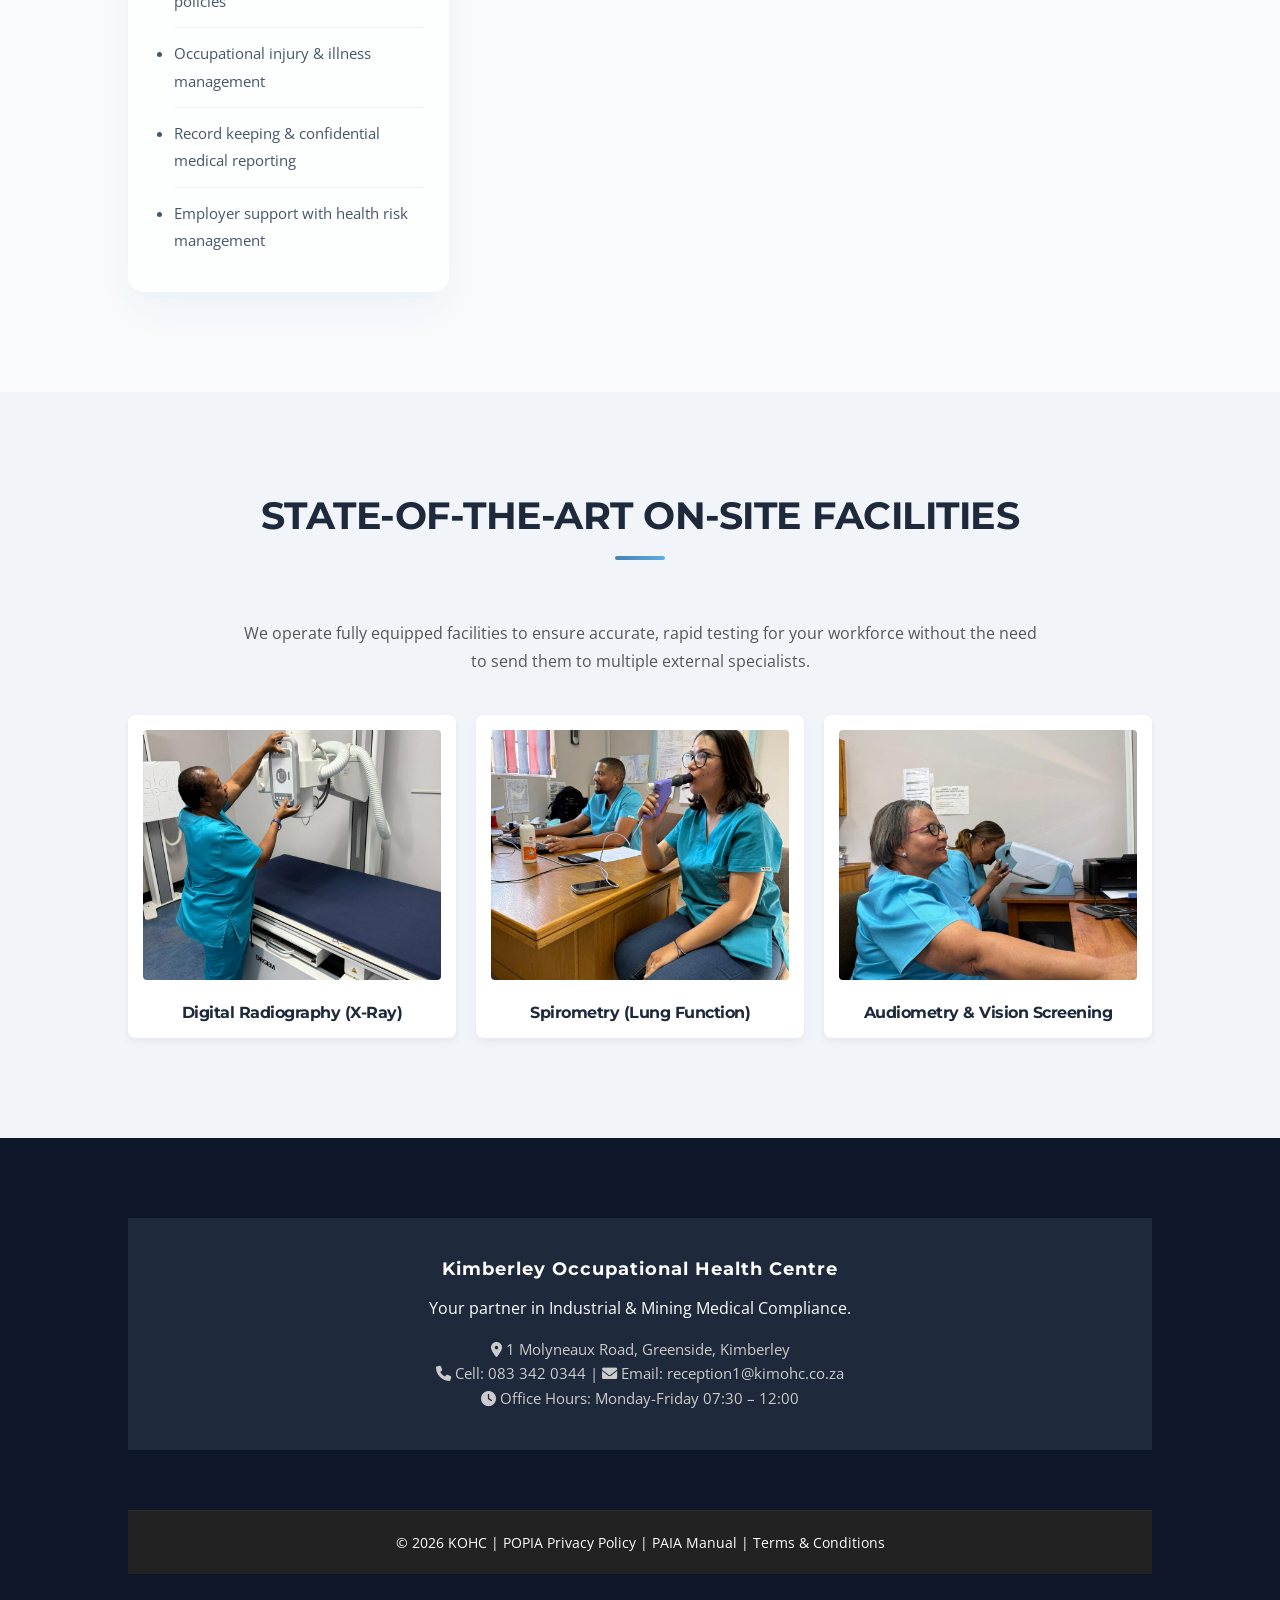
<file: services.html>
<!DOCTYPE html>
<html lang="en-ZA">
<head>
    <meta charset="UTF-8">
    <meta name="viewport" content="width=device-width, initial-scale=1.0">
    <meta name="description" content="Explore KOHC's professional services, including occupational medical exams, fitness-for-work assessments, and on-site X-ray, audiometry, and spirometry testing.">
    <meta name="format-detection" content="telephone=no">
    <link rel="icon" type="image/png" href="images/favicon.png">
    <title>Services | KOHC Kimberley</title>
    <link rel="stylesheet" href="style.css">
    <link rel="stylesheet" href="https://cdnjs.cloudflare.com/ajax/libs/font-awesome/6.0.0/css/all.min.css">
</head>
<body>

    <nav>
        <div class="logo">KOHC<span>.</span></div>
        <ul>
            <li><a href="index.html">Home</a></li>
            <li><a href="about.html">About Us</a></li>
            <li><a href="services.html" class="active">Services</a></li>
            <li><a href="compliance.html">Compliance</a></li>
            <li><a href="corporate.html">Corporate</a></li>
            <li><a href="contact.html">Contact</a></li>
        </ul>
    </nav>

  <header class="hero" style="padding: 160px 10% 100px 10%; display: flex; flex-direction: column; justify-content: center; align-items: center; text-align: center; min-height: 400px; background: linear-gradient(rgba(15, 23, 42, 0.85), rgba(15, 23, 42, 0.9)), url('https://images.unsplash.com/photo-1582719471384-894fbb16e074?auto=format&fit=crop&q=80&w=2070') no-repeat center center; background-size: cover; background-attachment: fixed;">
        <h1 style="color: white; font-size: 2.8rem; margin-bottom: 15px;">Professional Services</h1>
        <p style="color: #cbd5e1; font-size: 1.2rem; max-width: 800px;">Strategic health solutions tailored for high-risk environments.</p>
    </header>

    <section class="section-padding">
        <div class="grid" style="grid-template-columns: repeat(auto-fit, minmax(280px, 1fr)); gap: 30px;">
            <!-- Section 1 -->
            <div class="card" style="padding: 25px; min-height: 320px;">
                <i class="fas fa-stethoscope fa-2x" style="color: var(--steel-blue); margin-bottom: 15px;"></i>
                <h3>1. Occupational Medical Examinations</h3>
                <ul style="list-style-type: disc; padding-left: 20px; line-height: 1.8; margin-top: 10px;">
                    <li>Pre-employment medicals</li>
                    <li>Periodic medical examinations</li>
                    <li>Exit medicals</li>
                    <li>Return-to-work assessments</li>
                </ul>
            </div>
            <!-- Section 2 -->
            <div class="card" style="padding: 25px; min-height: 320px;">
                <i class="fas fa-file-invoice-dollar fa-2x" style="color: var(--steel-blue); margin-bottom: 15px;"></i>
                <h3>2. Medical Surveillance Programmes</h3>
                <ul style="list-style-type: disc; padding-left: 20px; line-height: 1.8; margin-top: 10px;">
                    <li>Workplace assessments</li>
                    <li>Hazard Identification & Risk Assessments (HIRA)</li>
                    <li>Development of industry-specific programmes</li>
                    <li>Noise-induced hearing loss surveillance</li>
                    <li>Dust, chemical & respiratory surveillance</li>
                    <li>Biological monitoring where indicated</li>
                </ul>
            </div>
            <!-- Section 3 -->
            <div class="card" style="padding: 25px; min-height: 320px;">
                <i class="fas fa-heartbeat fa-2x" style="color: var(--steel-blue); margin-bottom: 15px;"></i>
                <h3>3. Fitness-for-Work Assessments</h3>
                <ul style="list-style-type: disc; padding-left: 20px; line-height: 1.8; margin-top: 10px;">
                    <li>Fitness for high-risk occupations</li>
                    <li>Working-at-heights medicals</li>
                    <li>Driver and operator fitness assessments</li>
                    <li>Physical capacity evaluations</li>
                    <li>Ill-health incapacity assessments</li>
                    <li>Return-to-work & rehab evaluations</li>
                </ul>
            </div>
            <!-- Section 4 -->
            <div class="card" style="padding: 25px; min-height: 320px;">
                <i class="fas fa-shield-alt fa-2x" style="color: var(--steel-blue); margin-bottom: 15px;"></i>
                <h3>4. Compliance & Risk Management</h3>
                <ul style="list-style-type: disc; padding-left: 20px; line-height: 1.8; margin-top: 10px;">
                    <li>OHSA-aligned occupational health services</li>
                    <li>Assistance with legal & regulatory compliance</li>
                    <li>Guidance on occupational health policies</li>
                    <li>Occupational injury & illness management</li>
                    <li>Record keeping & confidential medical reporting</li>
                    <li>Employer support with health risk management</li>
                </ul>
            </div>
        </div>
    </section>

    <section class="section-padding" style="background: var(--light-grey);">
        <div class="section-title">
            <h2>State-of-the-Art On-Site Facilities</h2>
        </div>
        <p style="text-align: center; max-width: 800px; margin: 0 auto 40px; color: #555;">We operate fully equipped facilities to ensure accurate, rapid testing for your workforce without the need to send them to multiple external specialists.</p>
        
        <div class="grid" style="grid-template-columns: repeat(auto-fit, minmax(280px, 1fr)); gap: 20px;">
            <div style="background: white; padding: 15px; border-radius: 8px; box-shadow: 0 4px 10px rgba(0,0,0,0.05); text-align: center;">
                <img src="images/Xray_1.web.webp" alt="Digital DRGEM X-Ray" style="width: 100%; height: 250px; object-fit: cover; border-radius: 4px; margin-bottom: 15px;">
                <h4 style="color: var(--charcoal);">Digital Radiography (X-Ray)</h4>
            </div>
            <div style="background: white; padding: 15px; border-radius: 8px; box-shadow: 0 4px 10px rgba(0,0,0,0.05); text-align: center;">
                <img src="images/Lung_Test_2.web.webp" alt="Spirometry Lung Testing" style="width: 100%; height: 250px; object-fit: cover; border-radius: 4px; margin-bottom: 15px;">
                <h4 style="color: var(--charcoal);">Spirometry (Lung Function)</h4>
            </div>
            <div style="background: white; padding: 15px; border-radius: 8px; box-shadow: 0 4px 10px rgba(0,0,0,0.05); text-align: center;">
                <img src="images/Eye_Test_1.web.webp" alt="Vision & Audiometry Screening" style="width: 100%; height: 250px; object-fit: cover; border-radius: 4px; margin-bottom: 15px;">
                <h4 style="color: var(--charcoal);">Audiometry & Vision Screening</h4>
            </div>
        </div>
    </section>

    <footer>
        <div class="footer-grid" style="padding: 40px 10%; display: flex; flex-direction: column; align-items: center; background: var(--charcoal); color: white;">
            <h3>Kimberley Occupational Health Centre</h3>
            <p>Your partner in Industrial & Mining Medical Compliance.</p>
            <p style="margin-top: 15px; font-size: 0.95rem; line-height: 1.6; text-align: center; color: #ccc;">
                <i class="fas fa-map-marker-alt"></i> 1 Molyneaux Road, Greenside, Kimberley<br>
                <i class="fas fa-phone"></i> Cell: 083 342 0344 | <i class="fas fa-envelope"></i> Email: reception1@kimohc.co.za<br>
                <i class="fas fa-clock"></i> Office Hours: Monday-Friday 07:30 – 12:00
            </p>
        </div>
        <div class="footer-bottom" style="text-align: center; padding: 20px; background: #222; color: white;">
            <span>&copy; 2026 KOHC</span> | 
            <a href="popia.html" style="color: white; text-decoration: none;">POPIA Privacy Policy</a> | 
            <a href="paia.html" style="color: white; text-decoration: none;">PAIA Manual</a> | 
            <a href="terms.html" style="color: white; text-decoration: none;">Terms & Conditions</a>
        </div>
    </footer>

</body>
</html>
</file>
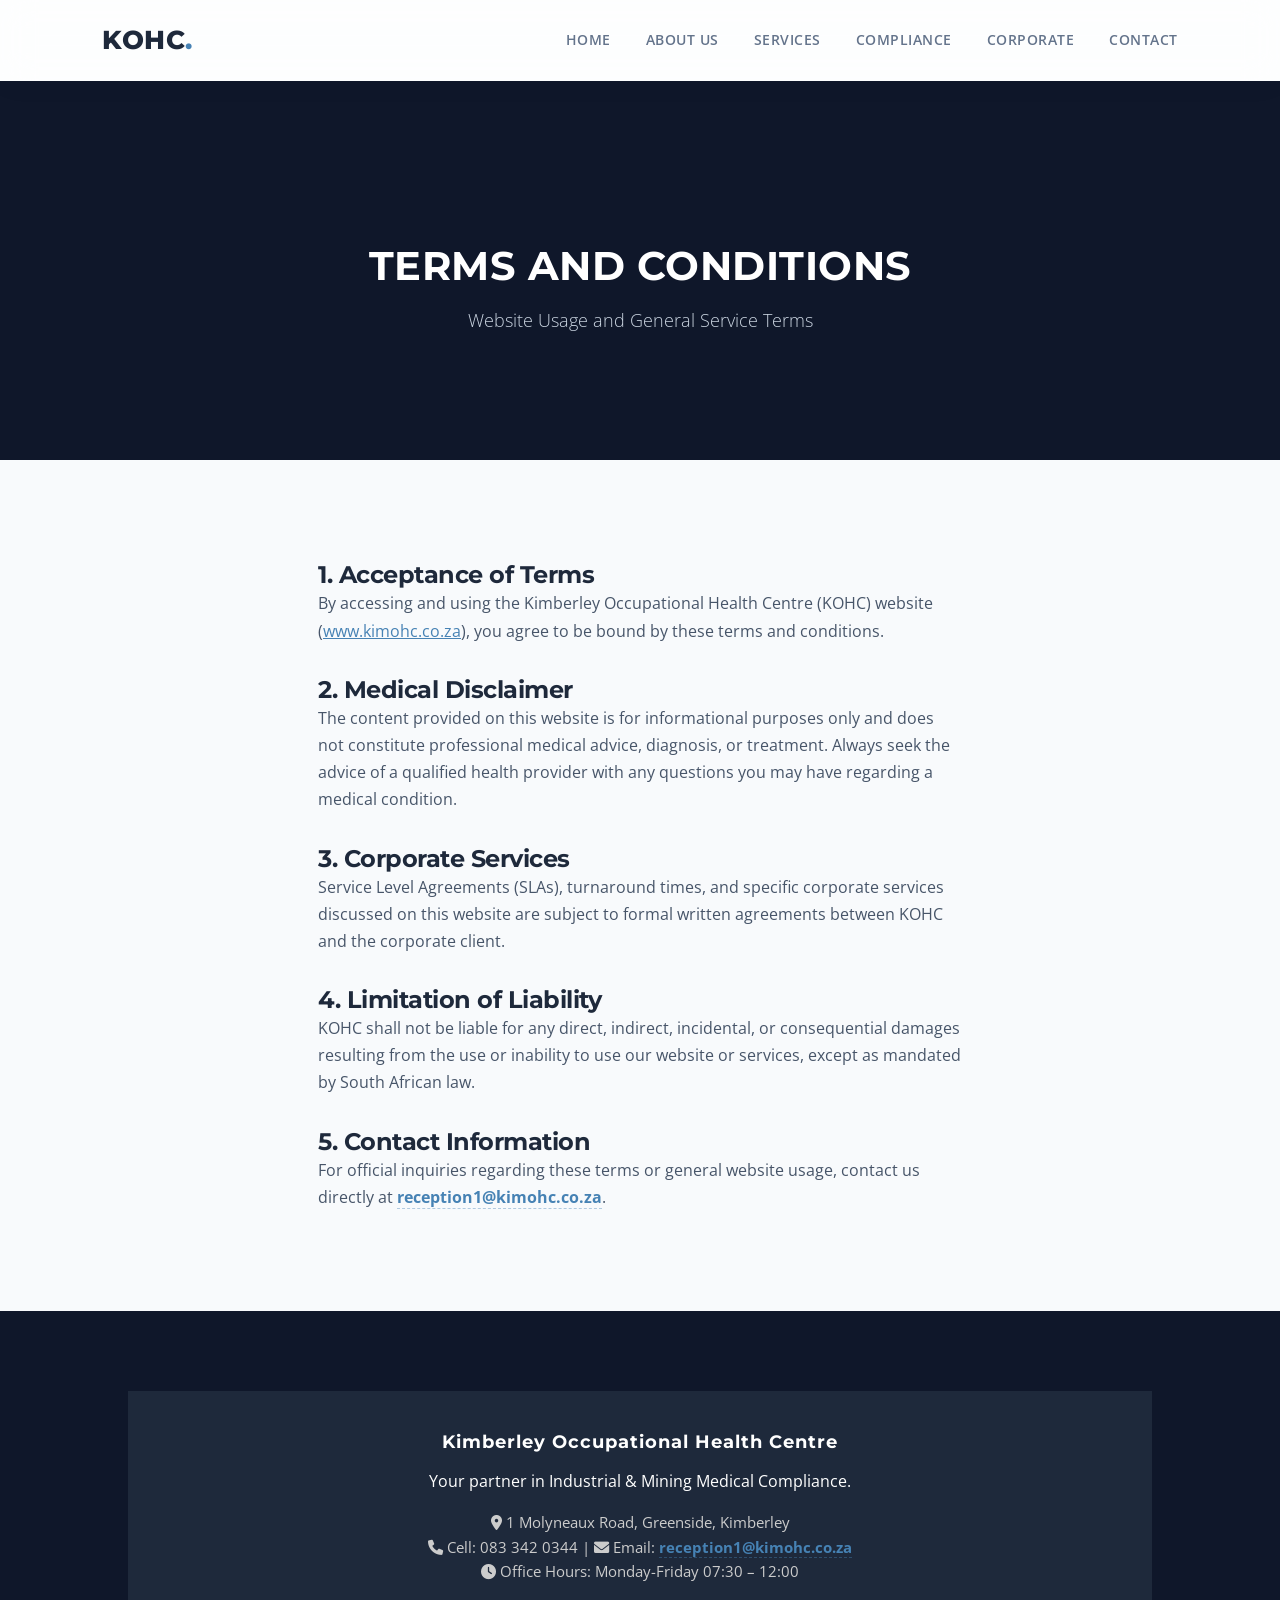
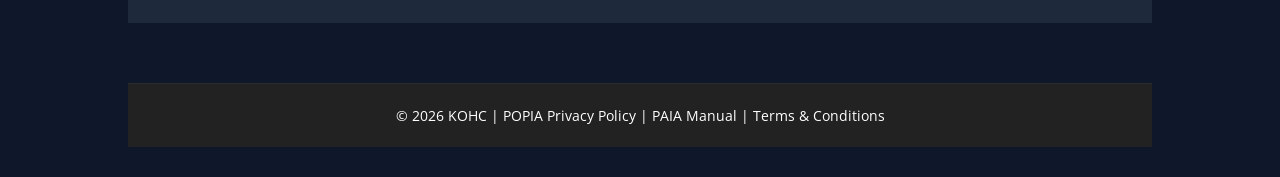
<file: terms.html>
<!DOCTYPE html>
<html lang="en-ZA">
<head>
    <meta charset="UTF-8">
    <meta name="viewport" content="width=device-width, initial-scale=1.0">
    <meta name="description" content="Review the official website terms of use and general corporate service conditions for Kimberley Occupational Health Centre (KOHC).">
    <meta name="format-detection" content="telephone=no">
    <link rel="icon" type="image/png" href="images/favicon.png">
    <title>Terms and Conditions | KOHC</title>
    <link rel="stylesheet" href="style.css">
    <link rel="stylesheet" href="https://cdnjs.cloudflare.com/ajax/libs/font-awesome/6.0.0/css/all.min.css">
</head>
<body>
    <nav>
        <div class="logo">KOHC<span>.</span></div>
        <ul>
            <li><a href="index.html">Home</a></li>
            <li><a href="about.html">About Us</a></li>
            <li><a href="services.html">Services</a></li>
            <li><a href="compliance.html">Compliance</a></li>
            <li><a href="corporate.html">Corporate</a></li>
            <li><a href="contact.html">Contact</a></li>
        </ul>
    </nav>

   <header class="hero" style="padding: 160px 10% 80px 10%; display: flex; flex-direction: column; justify-content: center; align-items: center; text-align: center; background: var(--dark-bg); min-height: 350px;">
        <h1 style="color: white; font-size: 2.5rem; margin-bottom: 15px;">Terms and Conditions</h1>
        <p style="color: #cbd5e1; font-size: 1.1rem; max-width: 800px;">Website Usage and General Service Terms</p>
    </header>

    <section class="section-padding" style="max-width: 900px; margin: 0 auto;">
        <h2>1. Acceptance of Terms</h2>
        <p>By accessing and using the Kimberley Occupational Health Centre (KOHC) website (<a href="https://www.kimohc.co.za" style="color: var(--steel-blue);">www.kimohc.co.za</a>), you agree to be bound by these terms and conditions.</p>

        <h2 style="margin-top: 30px;">2. Medical Disclaimer</h2>
        <p>The content provided on this website is for informational purposes only and does not constitute professional medical advice, diagnosis, or treatment. Always seek the advice of a qualified health provider with any questions you may have regarding a medical condition.</p>

        <h2 style="margin-top: 30px;">3. Corporate Services</h2>
        <p>Service Level Agreements (SLAs), turnaround times, and specific corporate services discussed on this website are subject to formal written agreements between KOHC and the corporate client.</p>

        <h2 style="margin-top: 30px;">4. Limitation of Liability</h2>
        <p>KOHC shall not be liable for any direct, indirect, incidental, or consequential damages resulting from the use or inability to use our website or services, except as mandated by South African law.</p>

        <h2 style="margin-top: 30px;">5. Contact Information</h2>
        <p>For official inquiries regarding these terms or general website usage, contact us directly at <a href="mailto:reception1@kimohc.co.za" style="color: var(--steel-blue);">reception1@kimohc.co.za</a>.</p>
    </section>

    <footer>
        <div class="footer-grid" style="padding: 40px 10%; display: flex; flex-direction: column; align-items: center; background: var(--charcoal); color: white;">
            <h3>Kimberley Occupational Health Centre</h3>
            <p>Your partner in Industrial & Mining Medical Compliance.</p>
            <p style="margin-top: 15px; font-size: 0.95rem; line-height: 1.6; text-align: center; color: #ccc;">
                <i class="fas fa-map-marker-alt"></i> 1 Molyneaux Road, Greenside, Kimberley<br>
                <i class="fas fa-phone"></i> Cell: 083 342 0344 | <i class="fas fa-envelope"></i> Email: <a href="mailto:reception1@kimohc.co.za" style="color: #ccc; text-decoration: none;">reception1@kimohc.co.za</a><br>
                <i class="fas fa-clock"></i> Office Hours: Monday-Friday 07:30 – 12:00
            </p>
        </div>
        <div class="footer-bottom" style="text-align: center; padding: 20px; background: #222; color: white;">
            <span>&copy; 2026 KOHC</span> | 
            <a href="popia.html" style="color: white; text-decoration: none;">POPIA Privacy Policy</a> | 
            <a href="paia.html" style="color: white; text-decoration: none;">PAIA Manual</a> | 
            <a href="terms.html" style="color: white; text-decoration: none;">Terms & Conditions</a>
        </div>
    </footer>
</body>
</html>
</file>
<file: style.css>
/* =========================================
   GLOBAL STYLES & FONTS
   ========================================= */
@import url('https://fonts.googleapis.com/css2?family=Montserrat:wght@400;700;800&family=Open+Sans:wght@300;400;600&display=swap');

:root {
    --charcoal: #1e293b; /* Deepened slightly for higher contrast and premium appeal */
    --steel-blue: #4682b4; /* Brand identity steel blue */
    --accent-blue: #5dade2; /* Bright accent blue */
    --white: #ffffff;
    --light-grey: #f1f5f9; /* Modern slate-tinted light grey */
    --body-bg: #f8fafc; /* Ultra-premium cool off-white background */
    --dark-bg: #0f172a; /* Richer, darker navy-charcoal for high-end contrast */
    
    /* Apple-style custom cubic-bezier for silky, natural-feeling transitions */
    --transition: all 0.4s cubic-bezier(0.16, 1, 0.3, 1);
}

* { 
    box-sizing: border-box; 
    margin: 0; 
    padding: 0; 
}

body {
    font-family: 'Open Sans', sans-serif; 
    line-height: 1.7; /* Extra breathing room for modern typography */
    color: #475569; /* Soft slate grey instead of harsh charcoal */
    background-color: var(--body-bg); /* Highlighted background for glassmorphism to sit on */
}

h1, h2, h3, h4 { 
    font-family: 'Montserrat', sans-serif; 
    font-weight: 700; 
    line-height: 1.25;
    letter-spacing: -0.5px; /* Tighter kerning for editorial style */
    color: var(--charcoal);
}

/* =========================================
   NAVIGATION BAR (Frosted Glass Effect)
   ========================================= */
nav {
    display: flex;
    justify-content: space-between;
    align-items: center;
    padding: 18px 8%;
    
    /* Premium Glassmorphic Layer */
    background: rgba(255, 255, 255, 0.75); 
    backdrop-filter: blur(16px); 
    -webkit-backdrop-filter: blur(16px); /* Safari support */
    border-bottom: 1px solid rgba(255, 255, 255, 0.5); /* Ultra-fine highlight line */
    box-shadow: 0 4px 30px rgba(15, 23, 42, 0.03); /* Extremely soft ambient shadow */
    
    position: sticky;
    top: 0;
    z-index: 1000;
}

.logo { 
    font-size: 1.6rem; 
    font-weight: 800; 
    font-family: 'Montserrat', sans-serif; 
    color: var(--charcoal); 
    letter-spacing: 0.5px;
}

.logo span { 
    color: var(--steel-blue); 
}

nav ul { 
    display: flex; 
    list-style: none; 
    gap: 35px; 
}

nav a { 
    text-decoration: none; 
    color: #64748b; /* Softened standard link color */
    font-weight: 600; 
    font-size: 0.85rem; 
    text-transform: uppercase;
    letter-spacing: 0.5px;
    transition: var(--transition); 
}

nav a:hover { 
    color: var(--steel-blue); 
}

nav a.active { 
    color: var(--steel-blue); 
    border-bottom: 2px solid var(--steel-blue); 
    padding-bottom: 4px;
}

/* =========================================
   HERO SECTION (With Parallax Depth)
   ========================================= */
.hero {
    /* Subtle overlay gradient to blend into dark headers */
    background: linear-gradient(rgba(15, 23, 42, 0.85), rgba(15, 23, 42, 0.9)), url('https://images.unsplash.com/photo-1579165466541-74e2beeac70b?auto=format&fit=crop&q=80&w=2070'); 
    background-size: cover;
    background-position: center;
    background-attachment: fixed; /* Creates premium parallax background scroll */
    padding: 160px 10%;
    text-align: center;
    color: var(--white); 
    display: flex;
    flex-direction: column;
    align-items: center;
    justify-content: center;
}

.hero-motto {
    font-size: 0.85rem;
    font-weight: 800;
    letter-spacing: 3px; /* Clean tracking */
    color: var(--accent-blue); 
    margin-bottom: 20px;
    text-transform: uppercase;
    display: block;
}

.hero h1 { 
    font-size: 3.2rem; 
    margin-bottom: 25px; 
    text-transform: uppercase;
    letter-spacing: 0.5px;
    max-width: 950px;
    color: var(--white);
}

.hero p { 
    font-size: 1.25rem; 
    margin-bottom: 45px; 
    font-weight: 300; 
    max-width: 750px;
    margin-left: auto;
    margin-right: auto;
    color: #cbd5e1; /* Off-white for sleek contrast */
}

/* =========================================
   BUTTONS (Dynamic Gradients)
   ========================================= */
.cta-group { 
    display: flex; 
    justify-content: center; 
    gap: 20px; 
    flex-wrap: wrap; 
}

.btn {
    padding: 16px 36px;
    border-radius: 8px; /* Slightly softer corners for high-end look */
    text-decoration: none;
    font-weight: 700;
    text-transform: uppercase;
    font-size: 0.8rem;
    letter-spacing: 1px;
    transition: var(--transition);
    cursor: pointer;
    font-family: 'Montserrat', sans-serif; 
}

.btn-primary { 
    /* Rich, multi-tone blue gradient */
    background: linear-gradient(135deg, var(--steel-blue), #34628a); 
    color: var(--white); 
    border: none;
    /* Brand-tinted glow shadow */
    box-shadow: 0 10px 20px rgba(70, 130, 180, 0.25);
}

.btn-primary:hover { 
    background: linear-gradient(135deg, var(--accent-blue), var(--steel-blue)); 
    transform: translateY(-3px); 
    box-shadow: 0 15px 25px rgba(70, 130, 180, 0.45);
}

.btn-secondary { 
    border: 2px solid rgba(255, 255, 255, 0.8); 
    color: var(--white); 
    background: rgba(255, 255, 255, 0.05);
    backdrop-filter: blur(5px);
}

.btn-secondary:hover { 
    background: var(--white); 
    color: var(--dark-bg); 
    transform: translateY(-3px);
    border-color: var(--white);
}

/* =========================================
   TRUST BAR
   ========================================= */
.trust-bar {
    background: var(--white);
    padding: 25px 10%;
    display: flex;
    justify-content: space-around;
    align-items: center;
    border-bottom: 1px solid rgba(0, 0, 0, 0.03);
    flex-wrap: wrap;
    gap: 15px;
    box-shadow: 0 4px 20px rgba(0, 0, 0, 0.01);
}

.trust-item { 
    font-weight: 700; 
    color: #64748b; 
    font-size: 0.8rem; 
    display: flex;
    align-items: center;
    gap: 10px;
    text-transform: uppercase;
    letter-spacing: 0.5px;
}

.trust-item i {
    color: var(--steel-blue); 
    font-size: 1.3rem;
}

/* =========================================
   SECTIONS & GRIDS (Depth-based Cards)
   ========================================= */
.section-padding { 
    padding: 100px 10%; 
}

.section-title { 
    text-align: center; 
    margin-bottom: 60px; 
}

.section-title h2 { 
    font-size: 2.4rem; 
    color: var(--charcoal); 
    position: relative; 
    padding-bottom: 20px; 
    text-transform: uppercase;
}

.section-title h2::after { 
    content: ''; 
    width: 50px; 
    height: 4px; 
    background: linear-gradient(90deg, var(--steel-blue), var(--accent-blue)); 
    position: absolute; 
    bottom: 0; 
    left: 50%; 
    transform: translateX(-50%); 
    border-radius: 2px;
}

.grid { 
    display: grid; 
    grid-template-columns: repeat(auto-fit, minmax(300px, 1fr)); 
    gap: 40px; 
}    

/* Premium Glassmorphic Service Cards */
.card { 
    background: rgba(255, 255, 255, 0.7); /* Perfect transparency on body-bg */
    backdrop-filter: blur(12px);
    -webkit-backdrop-filter: blur(12px); 
    padding: 45px 35px; 
    border-radius: 16px; /* Sleeker, softer corners */
    border: 1px solid rgba(255, 255, 255, 0.8); /* Sharp inner border */
    
    /* Double-layered soft ambient shadow with brand-tinted undertones */
    box-shadow: 
        0 4px 6px -1px rgba(70, 130, 180, 0.02),
        0 20px 40px -10px rgba(70, 130, 180, 0.08); 
    
    transition: var(--transition); 
    text-align: center;
    position: relative;
    overflow: hidden;
}

/* Dynamic Top Border Line inside the card padding wrapper */
.card::before {
    content: '';
    position: absolute;
    top: 0;
    left: 0;
    width: 100%;
    height: 4px;
    background: linear-gradient(90deg, var(--steel-blue), var(--accent-blue));
    opacity: 0.8;
}

.card:hover { 
    transform: translateY(-10px) scale(1.02); 
    background: rgba(255, 255, 255, 0.95); 
    /* Deeper, more expansive glow effect */
    box-shadow: 
        0 10px 20px -3px rgba(70, 130, 180, 0.08),
        0 30px 60px -15px rgba(70, 130, 180, 0.18); 
}

.card h3 { 
    margin-bottom: 18px; 
    color: var(--charcoal); 
    font-size: 1.4rem;
}

.card p {
    color: #64748b;
    font-size: 0.95rem;
}

.card ul {
    list-style: none;
    text-align: left;
    margin-top: 20px;
}

.card ul li {
    padding: 12px 0;
    border-bottom: 1px solid rgba(15, 23, 42, 0.05); /* Soft divider lines */
    color: #475569;
    font-size: 0.95rem;
}

.card ul li:last-child {
    border-bottom: none;
}

/* =========================================
   FOOTER
   ========================================= */
footer { 
    background: var(--dark-bg); 
    color: #94a3b8; /* Highly readable cool light-grey text */
    padding: 80px 10% 30px; 
    text-align: center; 
}

.footer-grid h3 {
    color: var(--white);
    margin-bottom: 15px;
    font-size: 1.1rem;
    letter-spacing: 1px;
}

.footer-bottom { 
    margin-top: 60px; 
    padding-top: 25px; 
    border-top: 1px solid rgba(255, 255, 255, 0.04); 
    font-size: 0.85rem; 
    color: #64748b;
}

.footer-bottom a {
    color: #94a3b8;
    text-decoration: none;
    transition: var(--transition);
}

.footer-bottom a:hover {
    color: var(--accent-blue) !important;
}

/* ==========================================================================
   MOBILE & TABLET RESPONSIVENESS OVERRIDES (Max-Width: 768px)
   ========================================================================== */

/* Global Phone Link Fix (Stops browsers from forcing bright blue on numbers) */
a[href^="tel"], 
a[href^="mailto"] {
    color: var(--steel-blue) !important; /* Forces your brand's steel blue */
    text-decoration: none !important;
    font-weight: 700 !important;
    border-bottom: 1px dashed rgba(70, 130, 180, 0.4); /* Elegant subtle indicator */
    transition: var(--transition);
}

a[href^="tel"]:hover, 
a[href^="mailto"]:hover {
    color: var(--accent-blue) !important;
}

@media (max-width: 768px) {
    /* 1. Ultra-Sleek App-Style Horizontal Navigation */
    nav { 
        flex-direction: column !important; 
        padding: 12px 0 0 0 !important; /* Tighten up vertical spacing */
        text-align: center;
        background: rgba(255, 255, 255, 0.95) !important;
    }

    .logo {
        font-size: 1.4rem !important;
        margin-bottom: 8px;
    }

    /* Transform the list into a silky smooth swipeable horizontal bar */
    nav ul {
        display: flex !important;
        flex-direction: row !important;
        width: 100% !important;
        gap: 10px !important;
        margin-top: 5px !important;
        padding: 8px 15px 12px 15px !important;
        overflow-x: auto !important; /* Enable side-scrolling */
        white-space: nowrap !important; /* Stop text wrapping to new lines */
        -webkit-overflow-scrolling: touch; /* Smooth iOS momentum scroll */
        scrollbar-width: none; /* Hide scrollbar for Firefox */
        border-top: 1px solid rgba(15, 23, 42, 0.05);
    }

    /* Hide scrollbars for Chrome, Safari, and Opera */
    nav ul::-webkit-scrollbar {
        display: none;
    }

    nav ul li {
        display: inline-block;
        flex: 0 0 auto; /* Keep items from shrinking */
    }

    nav a { 
        display: inline-block !important;
        padding: 8px 14px !important;
        font-size: 0.75rem !important; 
        background: var(--light-grey) !important;
        color: #475569 !important;
        border-radius: 20px !important; /* Beautiful pill-shaped buttons */
        border: 1px solid rgba(15, 23, 42, 0.03) !important;
        transition: var(--transition);
    }

    nav a.active {
        background: var(--steel-blue) !important;
        color: var(--white) !important;
        border-bottom: none !important;
        padding-bottom: 8px !important;
    }

    /* 2. Tightened Hero Layouts */
    header { 
        padding: 60px 6% !important; 
    } 
    
    .hero {
        padding: 80px 6% 40px 6% !important; 
        background-attachment: scroll !important; /* Improves mobile scroll lag */
        min-height: auto !important;
    }

    .hero h1 { 
        font-size: 1.7rem !important; 
        line-height: 1.3 !important;
        margin-bottom: 12px !important;
    }

    .hero p {
        font-size: 0.95rem !important;
        margin-bottom: 20px !important;
    }
    
    /* 3. Full-Width CTA Tapping Targets */
    .cta-group {
        flex-direction: column !important;
        width: 100%;
        gap: 10px !important;
    }

    .btn {
        width: 100% !important;
        display: block !important;
        text-align: center;
        padding: 14px 20px !important;
        font-size: 0.75rem !important;
    }
    
    /* 4. Grid Adjustments: Balanced 2-Column Trust Items */
    .trust-bar {
        display: grid !important;
        grid-template-columns: 1fr 1fr !important;
        gap: 15px !important;
        padding: 15px 5% !important;
    }

    .trust-item {
        flex-direction: column !important;
        text-align: center !important;
        font-size: 0.7rem !important;
        gap: 4px !important;
    }

    /* 5. General Section and Internal Padding Controls */
    .section-padding { 
        padding: 40px 6% !important; 
    }

    .section-title h2 {
        font-size: 1.6rem !important;
    }
    
    /* Scale down giant 40px inline paddings so content has breathing room */
    .section-padding > div, 
    section[style*="display: flex"] > div,
    div[style*="padding: 40px"] {
        padding: 20px 15px !important; 
    }
    
    /* 6. Vertical Stack Adjustments */
    .grid {
        grid-template-columns: 1fr !important;
        gap: 20px !important;
    }
    
    /* Force layout boxes to drop cleanly under each other */
    section[style*="display: flex"] {
        flex-direction: column !important;
        gap: 20px !important;
    }
    
    /* 7. Gallery Grid (Compact 2-column format) */
    .grid[style*="minmax"] {
        grid-template-columns: 1fr 1fr !important;
        gap: 12px !important;
    }

    /* 8. Text Spacing Scales */
    p, li {
        font-size: 0.9rem !important;
        line-height: 1.6 !important;
    }

    /* 9. Contact Page Form Constraints */
    div[style*="min-width: 300px"] {
        min-width: 100% !important;
        flex: 1 1 100% !important;
    }

    form input, form textarea {
        padding: 12px !important;
        font-size: 0.9rem !important;
        border-radius: 6px !important;
    }
    
    /* 10. Neat Footer Links */
    .footer-grid {
        padding: 30px 5% !important;
    }

    .footer-bottom {
        display: flex !important;
        flex-direction: column !important;
        gap: 10px !important;
        padding: 15px 5% !important;
        font-size: 0.8rem !important;
    }
}

/* =========================================
   EXTRA NARROW DEVICES (Max-Width: 480px)
   ========================================= */
@media (max-width: 480px) {
    /* Full single-column grid on tiny smartphones */
    .grid[style*="minmax"] {
        grid-template-columns: 1fr !important;
    }
}
}
</file>
